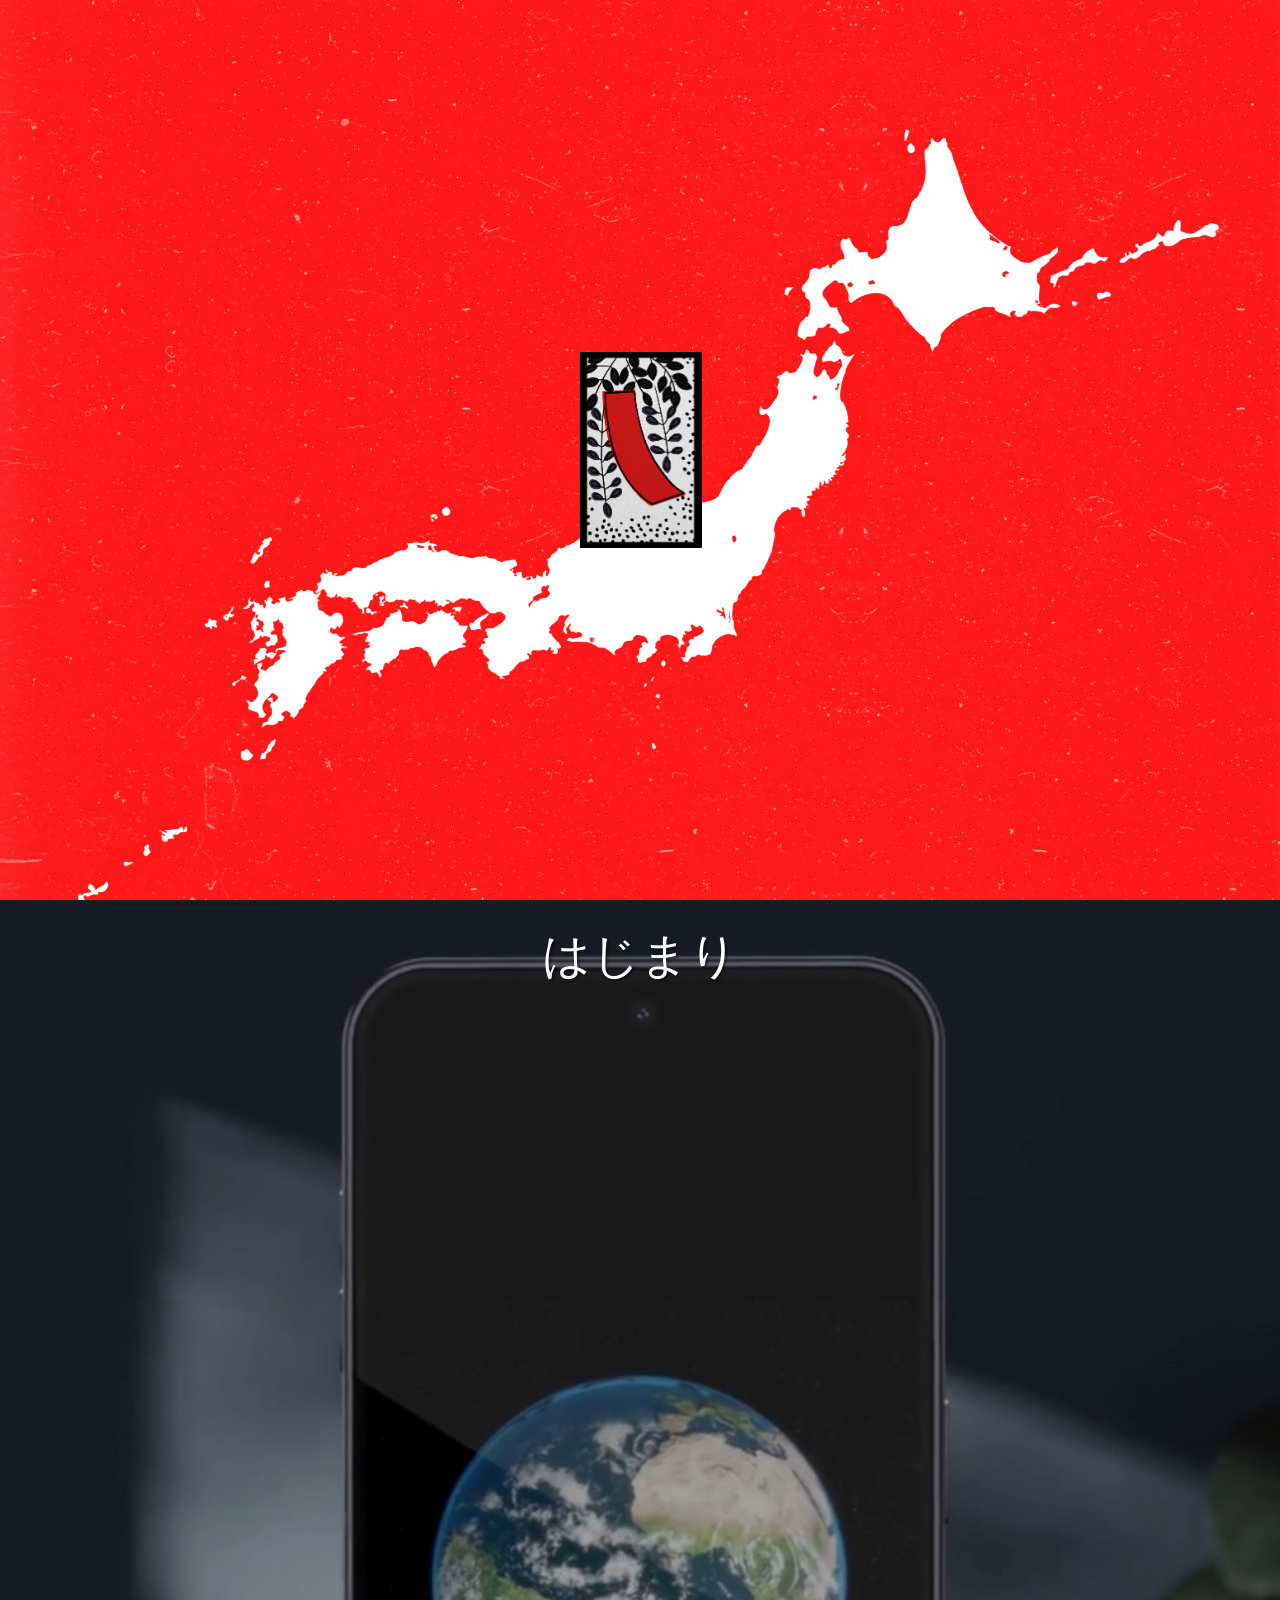
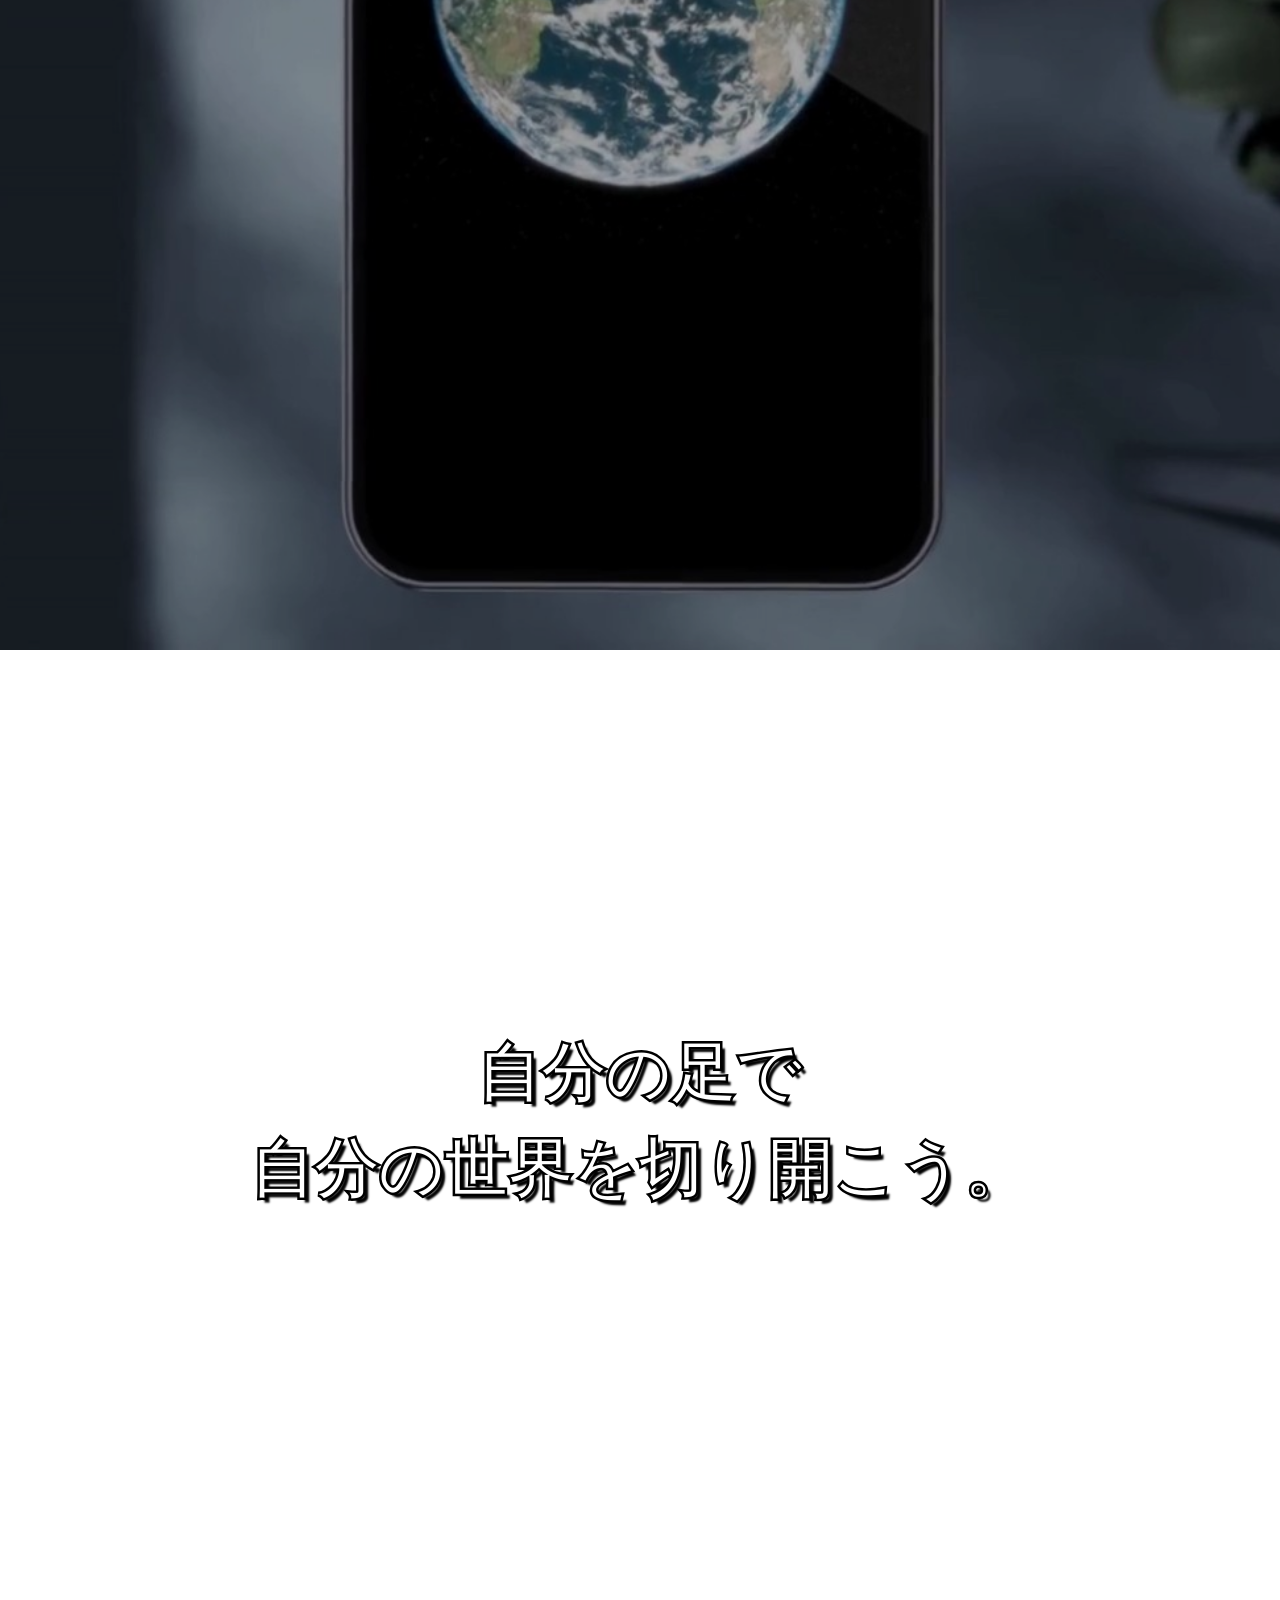
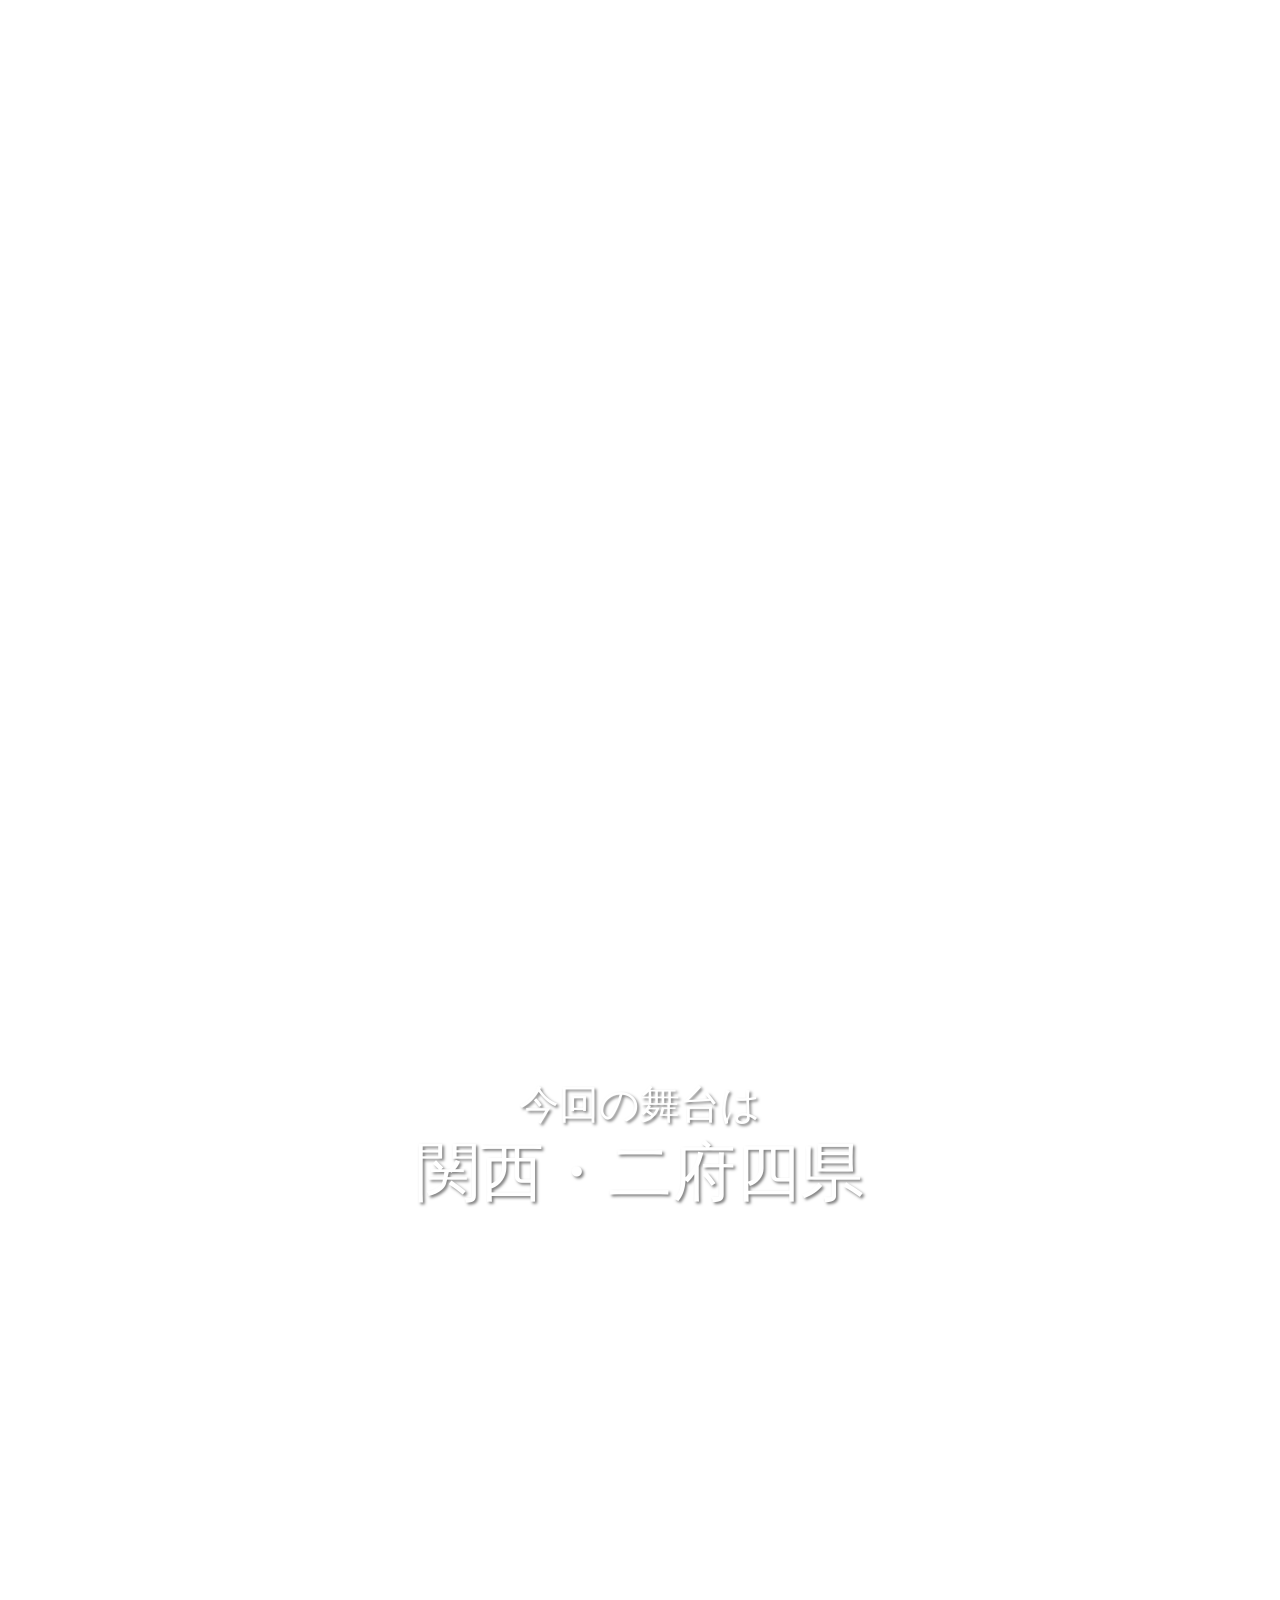
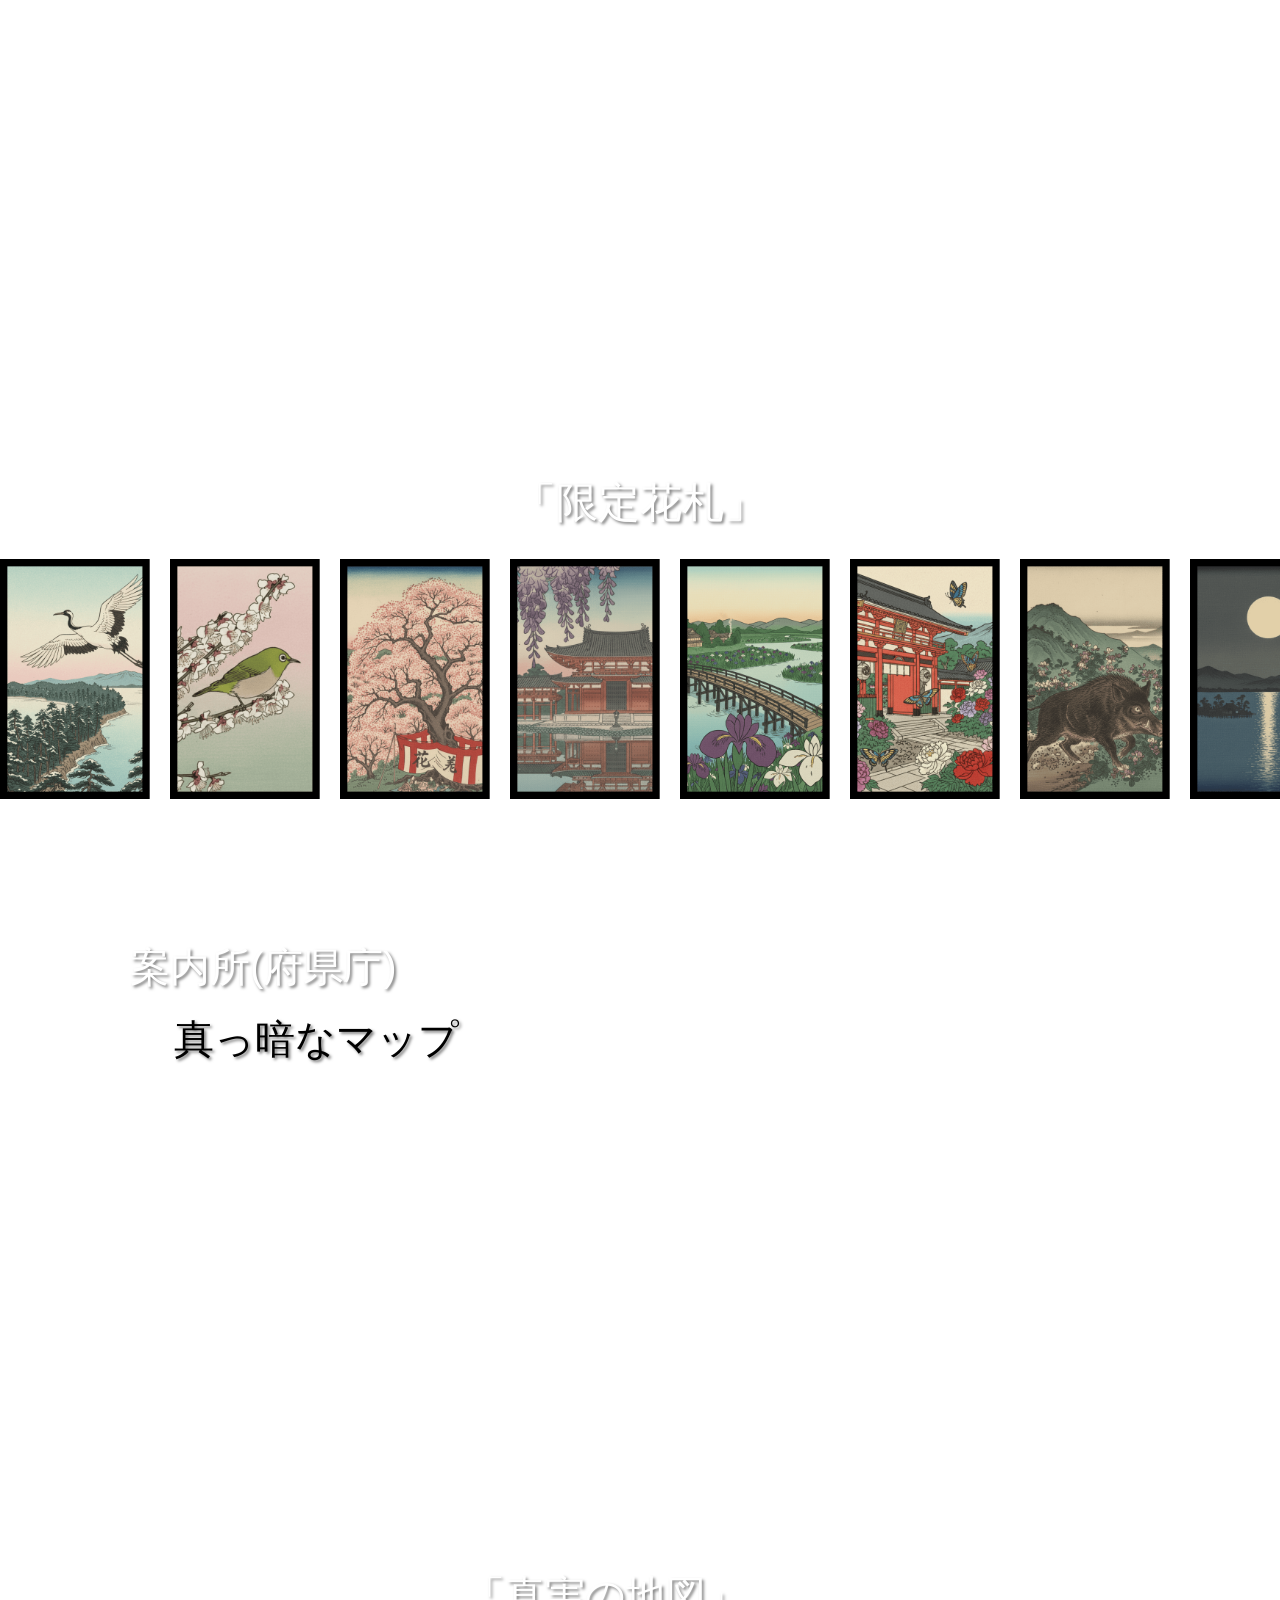
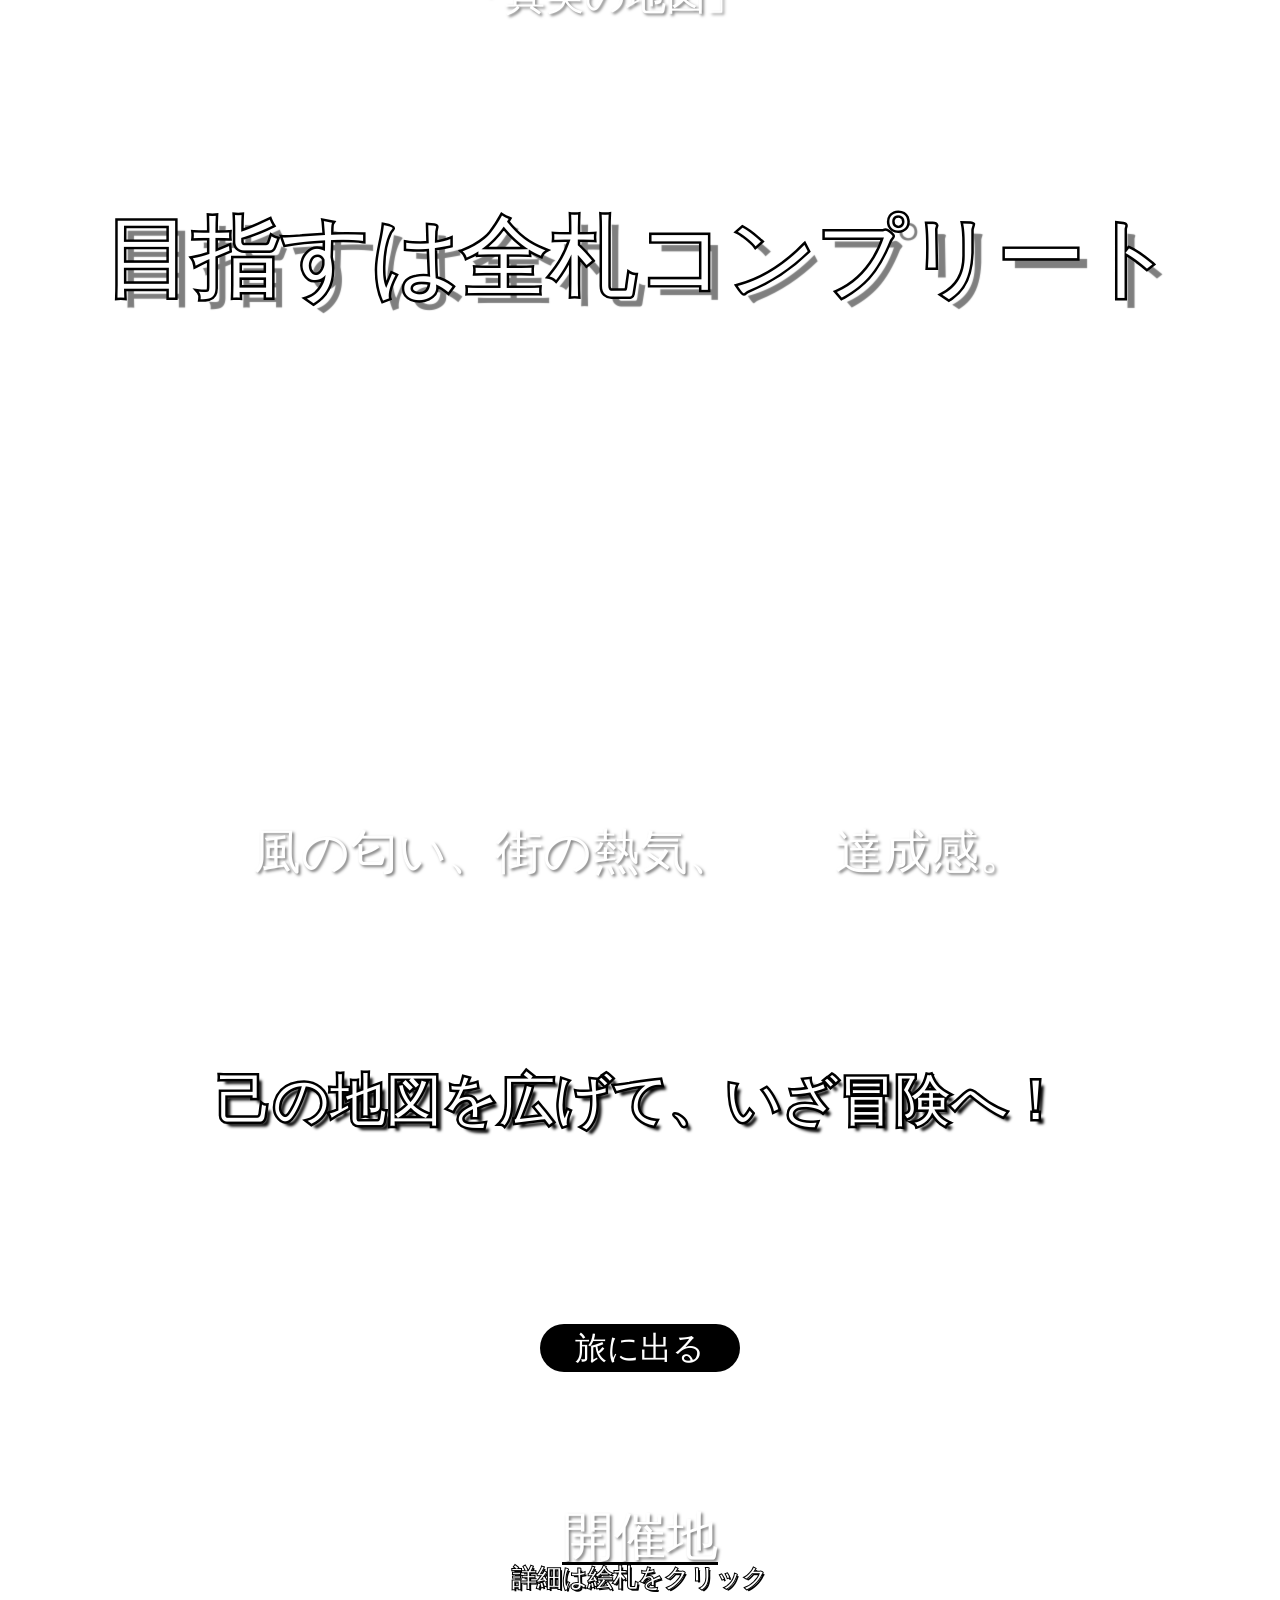
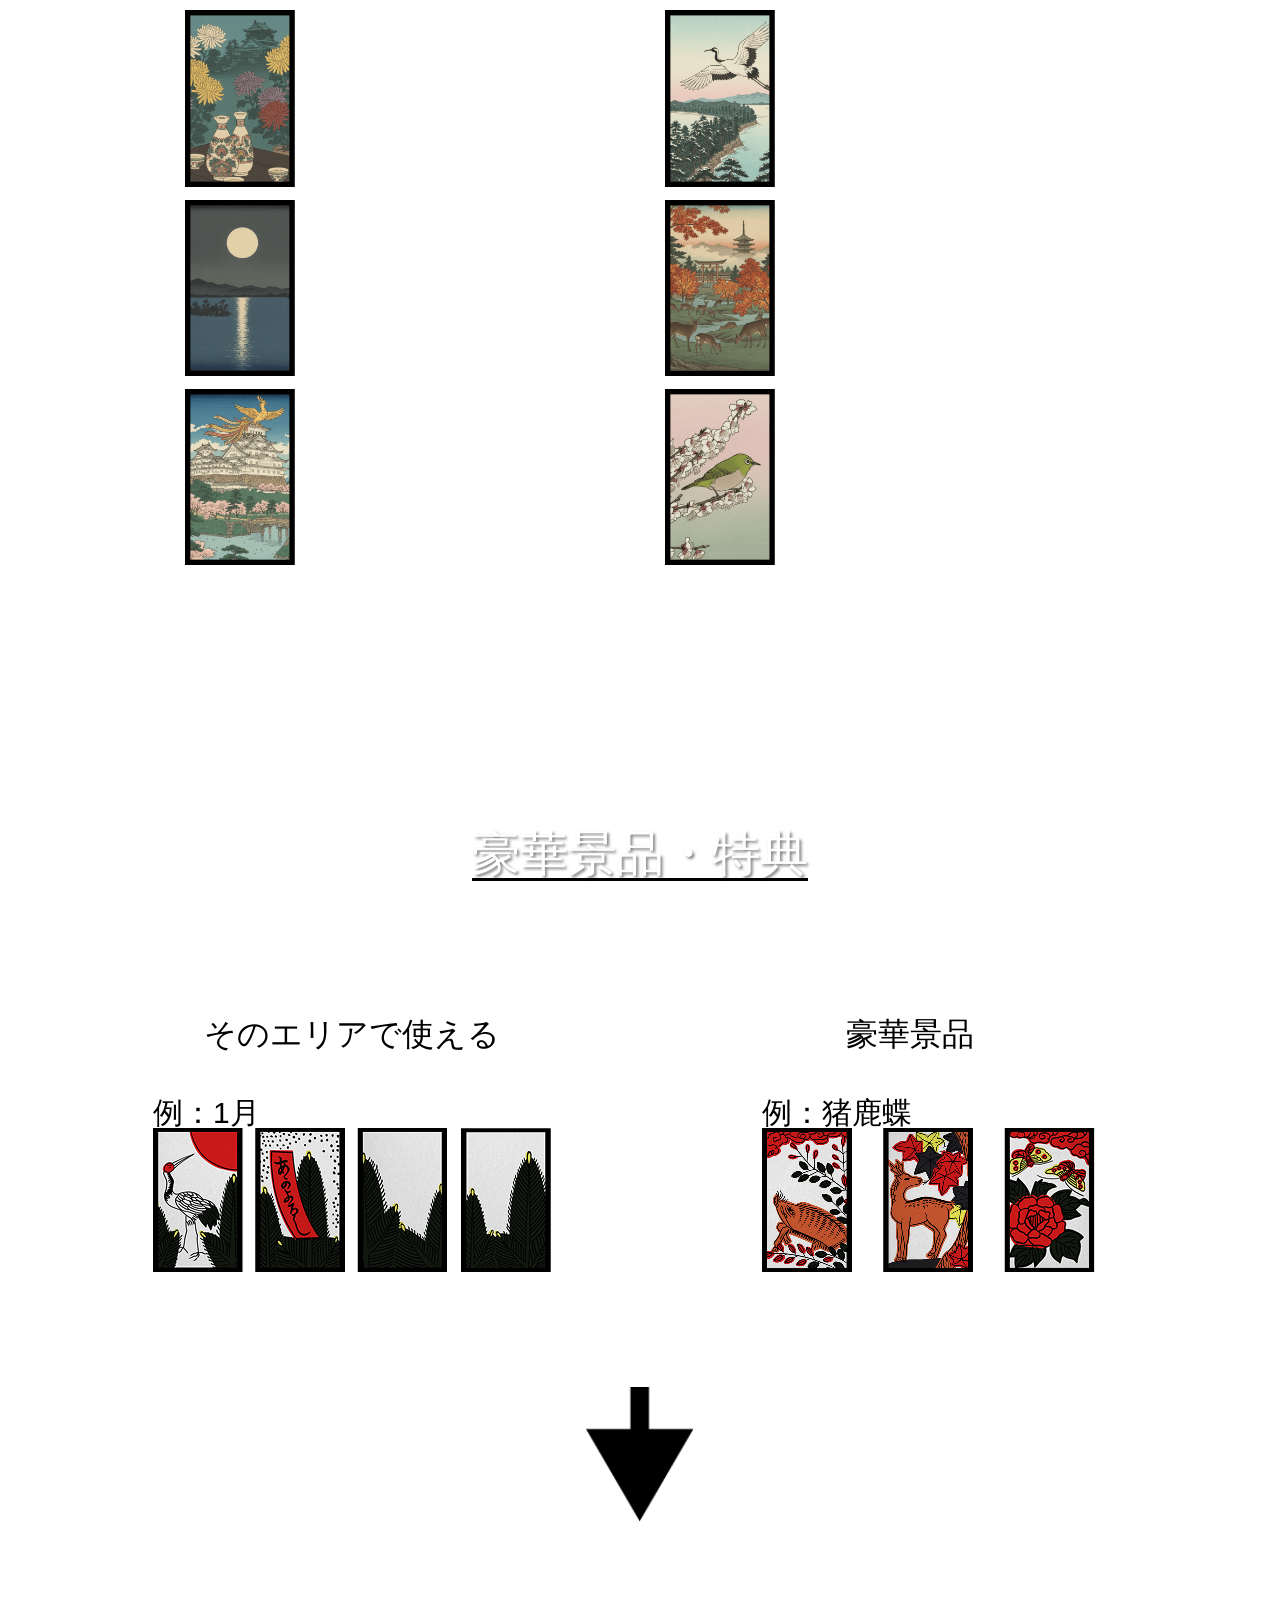
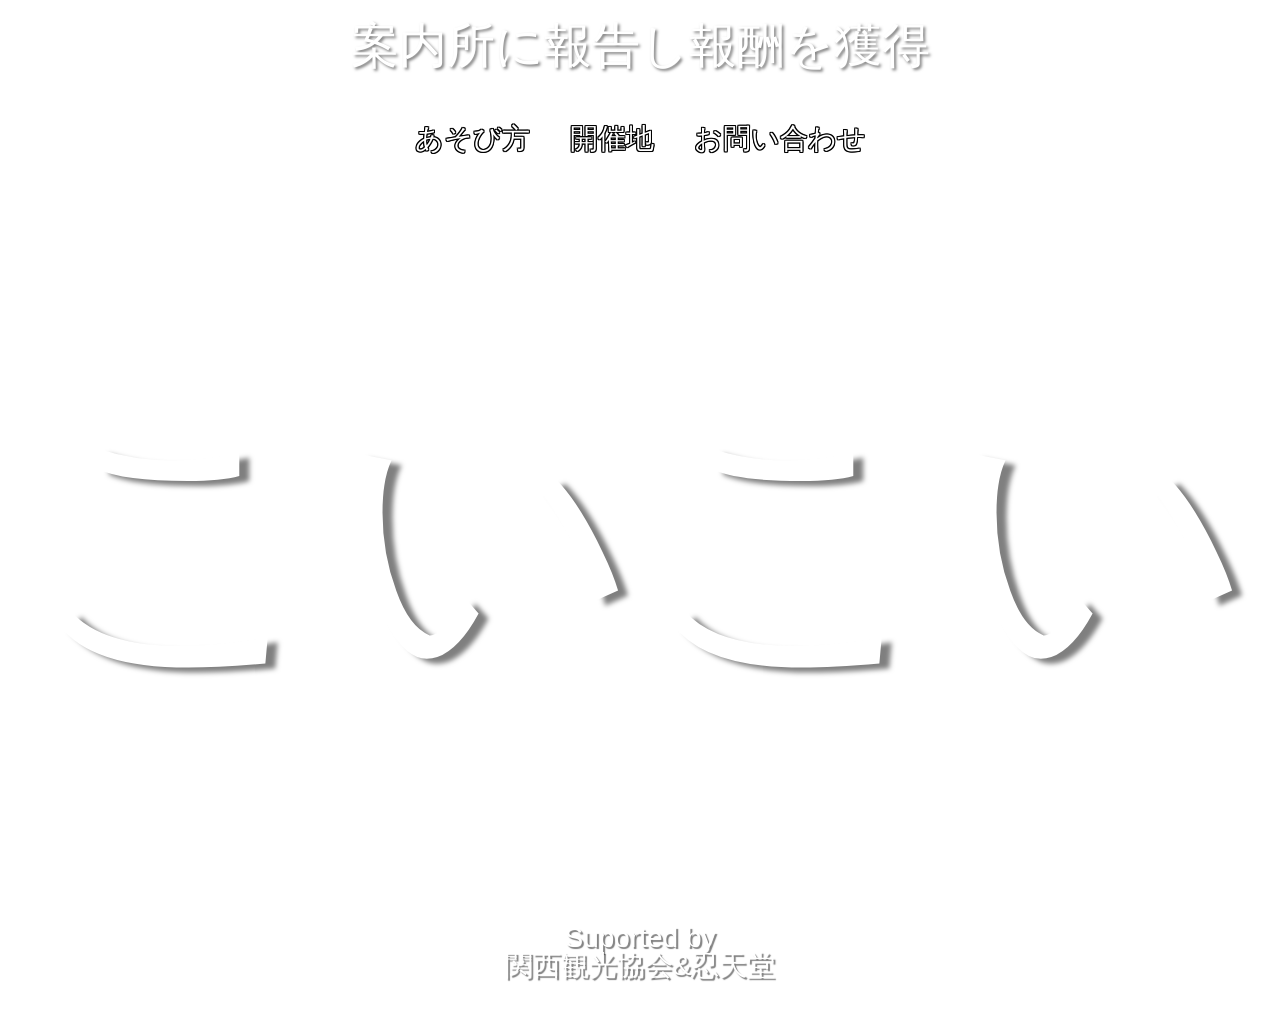
<file: index.html>
<!DOCTYPE html>
<html lang="ja">
<head>
    <meta charset="UTF-8">
	<meta http-equiv="X-UA-Compatible" content="IE=edge">
	<meta name="viewport" content="width=device-width, initial-scale=1.0">
	<title>こいこい | 遊びの地図を広げる</title>
	<meta name="description" content="こいこいイベントのメインページです">
	<!-- cssのリンク -->
	<link rel="stylesheet" href="./css/index.css">
  <!-- jsのリンク -->
  <script src="./js/top-around.js" defer></script>
	<script src="./js/door-open.js" defer></script>
	<script src="./js/add-active.js" defer></script>
	<script src="./js/hamburger.js" defer></script>
	<!-- google fontsのリンク -->
	<!-- Dela Gothic OneとM PLUS 1p -->
	<link rel="preconnect" href="https://fonts.googleapis.com">
	<link rel="preconnect" href="https://fonts.gstatic.com" crossorigin>
	<link href="https://fonts.googleapis.com/css2?family=Dela+Gothic+One&family=M+PLUS+1p:wght@400;500;700;800&display=swap" rel="stylesheet">
</head>
<body>
<!-- ここからヘッダー -->
<header>
<button class="menu-trigger">
	<span></span>
</button>

	<nav class="side-menu">
		<ul class="menu-list">
			<li class="menu-item"><a href="#">はじまり</a></li>
			<li class="menu-item"><a href="./rules.html" target="_blank">あそび方</a></li>
			<li class="menu-item"><a href="#area-link">開催地</a>
				<ul>
					<li><a href="./about_osaka.html" target="_blank">大阪</a></li>
					<li><a href="./about_nara.html" target="_blank">奈良</a></li>
					<li><a href="./about_hyogo.html" target="_blank">兵庫</a></li>
					<li><a href="./about_kyoto.html" target="_blank">京都</a></li>
					<li><a href="./about_wakayama.html" target="_blank">和歌山</a></li>
					<li><a href="./about_shiga.html" target="_blank">滋賀</a></li>
				</ul>
			</li>
			<li class="menu-item"><a href="./contact.html" target="_blank">お問い合わせ</a></li>
	</ul>
	</nav>

	<div class="overlay"></div>

</header>
<!-- ここまでヘッダー -->

<!-- ここからtop -->
    <section class="top stop-here">
			<!-- ここから花札 -->
			<div class="wrap">
				<div class="main-title">
						<h1>こいこい</h1>
						<h2>～遊びの地図を広げる～</h2>
				</div>
			</div>
        
    </section>
		<!-- ここまでtop -->
    <!-- ここから地球 -->
    <section class="intro-earth">
			<video autoplay muted playsinline poster="./img/earth-backup.jpg" class="video-bg">
				<source src="./img/earth.mp4" type="video/mp4">
			</video>
			<div class="earth-text">
				<h3>はじまり</h3>
				<div class="earth-text-first">
					<p>スマホを開けば<br>指先ひとつで世界が見える。</p>
				</div>
				<div class="earth-text-second">
					<p>そんな便利な時代</p>
				</div>
				<div class="earth-text-third">
					<p>でも、その画面に広がる地図は本当に<br><span>「あなたの地図」ですか？</span></p>
				</div>
			</div>
    </section>
		<!-- ここまで地球 -->
		<!-- ここから門 -->
			<div class="section-wrapper">
				<div class="reveal-container">
				<div class="text-overlay">
					<p class="sliding-text">誰かが作った便利なルートを辿るだけの旅は<br>もうおしまい。</p>
				</div>
					<div class="side left"></div>
					<div class="side right"></div>
					<div class="content-under">
						<p>既製品の地図なんて捨てて<br><span>自分の足で<br>自分の世界を切り開こう。</span></p>
					</div>
				</div>
			</div>
		<!-- ここからイベント内容 -->
		<section class="event">
    <div class="event-map">
      <h3>今回の舞台は<br><span>関西・二府四県</span></h3>
    </div>

		<!-- ここからスライダー -->
    <div class="event-origin">
    	<div class="event-origin-text">
      	<p>各地にちりばめられた<br>その土地にしかない<br><span>「限定花札」</span></p>      
      </div>
    	<div class="event-img-slider">
				<ul class="slider-inner">
					<li>
					<img src="./img/Original_small/0101.png" alt="" aria-hidden="true">
					</li>
					<li>
					<img src="./img/Original_small/0201.png" alt="" aria-hidden="true">
					</li>
					<li>
					<img src="./img/Original_small/0301.png" alt="" aria-hidden="true">
					</li>
					<li>
					<img src="./img/Original_small/0401.png" alt="" aria-hidden="true">
					</li>
					<li>
					<img src="./img/Original_small/0501.png" alt="" aria-hidden="true">
					</li>
					<li>
					<img src="./img/Original_small/0601.png" alt="" aria-hidden="true">
					</li>
					<li>
					<img src="./img/Original_small/0701.png" alt="" aria-hidden="true">
					</li>
					<li>
					<img src="./img/Original_small/0801.png" alt="" aria-hidden="true">
					</li>
					<li>
					<img src="./img/Original_small/0901.png" alt="" aria-hidden="true">
					</li>
					<li>
					<img src="./img/Original_small/1001.png" alt="" aria-hidden="true">
					</li>
					<li>
					<img src="./img/Original_small/1101.png" alt="" aria-hidden="true">
					</li>
					<li>
					<img src="./img/Original_small/1201.png" alt="" aria-hidden="true">
					</li>
					<li>
					<img src="./img/Original_small/0101.png" alt="" aria-hidden="true">
					</li>
					<li>
					<img src="./img/Original_small/0201.png" alt="" aria-hidden="true">
					</li>
					<li>
					<img src="./img/Original_small/0301.png" alt="" aria-hidden="true">
					</li>
					<li>
					<img src="./img/Original_small/0401.png" alt="" aria-hidden="true">
					</li>
					<li>
					<img src="./img/Original_small/0501.png" alt="" aria-hidden="true">
					</li>
					<li>
					<img src="./img/Original_small/0601.png" alt="" aria-hidden="true">
					</li>				
					<li>
					<img src="./img/Original_small/0701.png" alt="" aria-hidden="true">
					</li>
					<li>
					<img src="./img/Original_small/0801.png" alt="" aria-hidden="true">
					</li>
					<li>
					<img src="./img/Original_small/0901.png" alt="" aria-hidden="true">
					</li>
					<li>
					<img src="./img/Original_small/1001.png" alt="" aria-hidden="true">
					</li>
					<li>
					<img src="./img/Original_small/1101.png" alt="" aria-hidden="true">
					</li>
					<li>
					<img src="./img/Original_small/1201.png" alt="" aria-hidden="true">
					</li>
				</ul>							
    	</div>

<!-- ここからイベントのイントロ -->
			<div class="event-intro">
				<div class="intro-inner">
				<div class="intro-first">
					<p><span>案内所(府県庁)</span>で手に入れた<br><span class="intro-black">真っ暗なマップ</span>を携え</p>
				</div>
				<div class="intro-second">
					<p>一歩、また一歩と踏み出すごとに</p>
					<p>霧が晴れ、道が生まれ<br>あなただけの<span>「真実の地図」</span>が色づき始める。</p>
				</div>
				</div>
				<div class="event-complete">
					<p><span>目指すは全札コンプリート</span></p>
				</div>
				
			</div>
		</div>
<!-- イベントラスト導入 -->
		<div class="event-last">
			<div class="last-first">
				<p>札を集め、役を揃え、その土地の恩恵を味わえ。</p>
			</div>
			<div class="last-second">
				<p>待っているのは、画面の中にはない<br><span>風の匂い、街の熱気、</span>そして<span>達成感。</span></p>
			</div>
			<div class="last-third">
				<p><span>己の地図を広げて、いざ冒険へ！</span></p>
			</div>
			<div class="link-button-area">
				<a href="./rules.html" class="link-button"><span>旅に出る</span></a>
			</div>
  	</div>
	</section>
    
    <!-- ここから開催地紹介 -->
  	<section id="area-link" class="area">
			<div class="area-title">
				<h3>開催地</h3>
			</div>
			<div class="click-announcement">
				<p>詳細は絵札をクリック</p>
			</div>
		<ul>
				<li>
					<a href="./about_osaka.html" target="_blank">
				<img src="./img/Original_small/0901.png" alt="天下の台所">
					</a>
					<div class="area-text">
						<div class="area-text-title">
								<h4>大阪府</h4>
								<p>Osaka Prefecture</p>
						</div>
						<div class="area-text-season">
								<p>獲得札<span>5月・9月</span></p>
						</div>
					</div>
				</li>
				<li>
					<a href="./about_kyoto.html" target="_blank">
				<img src="./img/Original_small/0101.png" alt="天橋立">
					</a>
					<div class="area-text">
						<div class="area-text-title">
								<h4>京都府</h4>
								<p>Kyoto Prefecture</p>
						</div>
						<div class="area-text-season">
								<p>獲得札<span>1月・4月</span></p>
						</div>
					</div>
				</li>
				<li>
					<a href="./about_shiga.html" target="_blank">
				<img src="./img/Original_small/0801.png" alt="琵琶湖">
					</a>
					<div class="area-text">
						<div class="area-text-title">
								<h4>滋賀県</h4>
								<p>Shiga Prefecture</p>
						</div>
						<div class="area-text-season">
								<p>獲得札<span>6月・8月</span></p>
						</div>
					</div>
				</li>
				<li>
					<a href="./about_nara.html" target="_blank">
				<img src="./img/Original_small/1001.png" alt="奈良公園">
					</a>
					<div class="area-text">
								<div class="area-text-title">
										<h4>奈良県</h4>
										<p>Nara Prefecture</p>
								</div>
								<div class="area-text-season">
										<p>獲得札<span>3月・10月</span></p>
								</div>
					</div>
				</li>
				<li>
					<a href="./about_hyogo.html" target="_blank">
				<img src="./img/Original_small/1201.png" alt="姫路城">
					</a>
					<div class="area-text">
							<div class="area-text-title">
								<h4>兵庫県</h4>
								<p>Hyogo Prefecture</p>
							</div>
							<div class="area-text-season">
								<p>獲得札<span>7月・12月</span></p>
							</div>
					</div>
				</li>
				<li>
					<a href="./about_wakayama.html" target="_blank">
				<img src="./img/Original_small/0201.png" alt="ウグイス">
					</a>
					<div class="area-text">
								<div class="area-text-title">
										<h4>和歌山県</h4>
										<p>Wakayama Prefecture</p>
								</div>
								<div class="area-text-season">
										
										<p>獲得札<span>2月・11月</span></p>
								</div>
					</div>
				</li>
		</ul>
    </section>

    <!-- ここから特典紹介 -->
    <section class="present">
        <h3>豪華景品・特典</h3>
        <div class="present-inner">
            <div class="month">
                <div class="month-text">
                    <p>
                        月揃えで<br><span>そのエリアで使える</span><br>特典をプレゼント
                    </p>
                </div>
                <div class="present-img">
                    <p>例：1月</p>
                    <img src="./img/month.png" alt="月揃え">
                </div>
            </div>
            <div class="role">
                <div class="role-text">
                    <p>
                        役揃えで<br><span>豪華景品</span>を<br>プレゼント
                    </p>
                </div>
                <div class="present-img">
                    <p>例：猪鹿蝶</p>
                    <img src="./img/role.png" alt="役揃え">
                </div>
            </div>
        </div>
        <div class="arrow">
            <img src="./img/Arrow.png" alt="下向き矢印">
        </div>
        <div class="get-text">
            <p>案内所に報告し報酬を獲得</p>
        </div>
    </section>

    <!-- ここからフッター -->
    <footer class="footer">
        <nav class="footer-site-menu site-menu">
            <ul>
                <li><a href="./rules.html" target="_blank">あそび方</a></li>
                <li><a href="#area-link">開催地</a></li>
                <li><a href="./contact.html" target="_blank">お問い合わせ</a></li>
            </ul>
        </nav>
        <a href="./index.html" class="footer-logo">こいこい</a>
        <p class="footer-support">Suported by
            <br>関西観光協会&忍天堂</p>
    </footer>
</body>
</html>
</file>
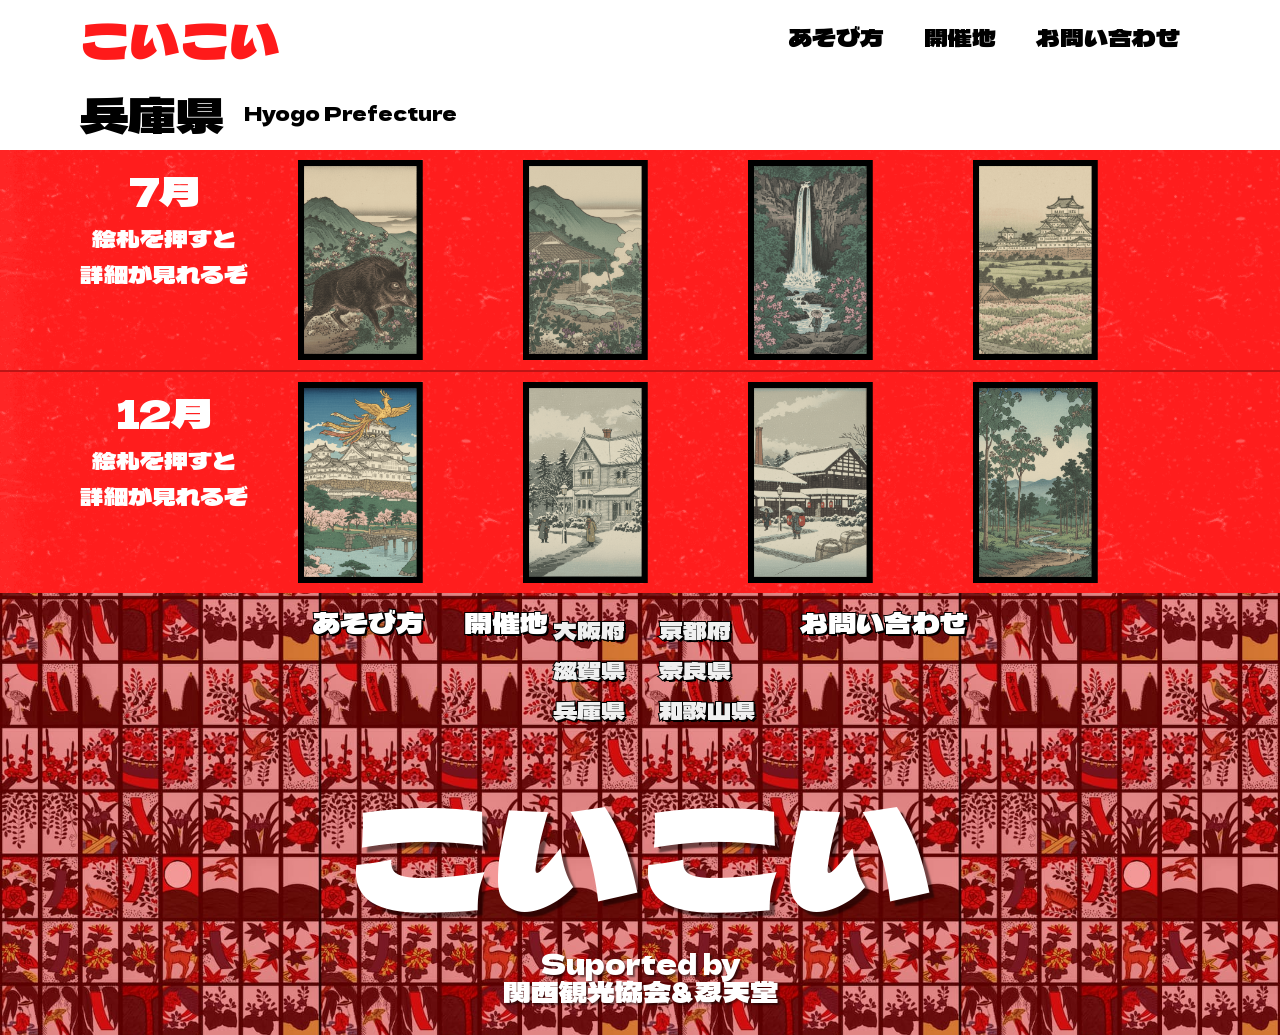
<file: about_hyogo.html>
<!DOCTYPE html>
<html lang="ja">
<head>
	<meta charset="UTF-8">
	<meta http-equiv="X-UA-Compatible" content="IE=edge">
	<meta name="viewport" content="width=device-width, initial-scale=1.0">
	<title>兵庫県・開催地 | こいこい</title>
	<meta name="description" content="こいこいイベントの開催地の兵庫県のページです">
	<!-- cssのリンク -->
	<link rel="stylesheet" href="./css/about.css">
	<link rel="stylesheet" href="./css/common.css">
	<!-- jsのリンク -->
	<script src="./js/click_select.js" defer></script>
	<script src="./js/menu.js" defer></script>
	<!-- google fontsのリンク -->
	<!-- Dela Gothic OneとM PLUS 1p -->
	<link rel="preconnect" href="https://fonts.googleapis.com">
	<link rel="preconnect" href="https://fonts.gstatic.com" crossorigin>
	<link href="https://fonts.googleapis.com/css2?family=Yuji+Syuku&family=Dela+Gothic+One&family=M+PLUS+1p:wght@400;500;700;800&display=swap" rel="stylesheet">
</head>
<body>

	<!-- headerここから -->
	<header>
	  <div class="header-inner">
			<a href="./index.html" class="header-logo">
			こいこい
			</a>
			<div class="header-site-menu">
				<nav class="site-menu">
					<ul>
						<li><a href="./rules.html"target="_blank">あそび方</a></li>
						<li class="nav-item">
							<a href="">開催地</a>
								<ul class="dropdown">
								<li><a href="./about_osaka.html">大阪府</a></li>
								<li><a href="./about_kyoto.html">京都府</a></li>
								<li><a href="./about_shiga.html">滋賀県</a></li>
								<li><a href="./about_nara.html">奈良県</a></li>
								<li><a href="./about_hyogo.html">兵庫県</a></li>
								<li><a href="./about_wakayama.html">和歌山県</a></li>
								</ul>
						</li>
						<li><a href="./contact.html"target="_blank">お問い合わせ</a></li>
					</ul>
				</nav>
		  </div>
	  </div>
	</header>
<!-- headerここまで -->

<main class="main">
	<div class="area-about">
		<div class="kansai">
			<h1>兵庫県</h1>
			<h2>Hyogo Prefecture</h2>
		</div>
		<!-- 一つ目セクション -->
		<section class="first-month">
			<!-- ここから1枚目 -->
			<div class="select-detail">
				<div class="select-img">
					<img src="./img/hyogo/0701_tanba.webp" alt="丹波篠山" class="img-1">
					<img src="./img/Original_small/0701.png" alt="丹波の萩に猪" class="img-2">
				</div>
				<div class="select-about">
					<div class="select-about-inner">
						<h3>丹波の萩に猪</h3>
						<p>風景：丹波篠山の山裾に咲き乱れる野萩と野生の猪。</p>
						<p>解説：花札の定番「猪鹿蝶」の猪を、名物「ぼたん鍋」で知られる丹波地方の象徴として描写。兵庫の豊かな山の幸と力強さを表現します。</p>
					</div>
				</div>
			</div>

			<!-- ここから2枚目 -->
			<div class="select-detail">
				<div class="select-img">
					<img src="./img/hyogo/0702_arima.jpg" alt="有馬温泉" class="img-1">
					<img src="./img/Original_small/0702.png" alt="有馬温泉の萩に短冊" class="img-2">
				</div>
				<div class="select-about">
					<div class="select-about-inner">
						<h3>有馬温泉の萩に短冊</h3>
						<p>風景：日本最古の温泉・有馬の湯本坂や六甲川沿いに揺れる萩。</p>
						<p>解説：鉄分を含んだ褐色の「金泉」をイメージした背景に、風情ある温泉街の萩を重ね、和歌に詠まれるような歴史的情緒を演出します。</p>
					</div>
				</div>
			</div>

			<!-- ここから3枚目 -->
			<div class="select-detail">
				<div class="select-img">
					<img src="./img/hyogo/0703_nunohiki.jpeg" alt="布引の滝" class="img-1">
					<img src="./img/Original_small/0703.png" alt="神戸布引の滝と萩" class="img-2">
				</div>
				<div class="select-about">
					<div class="select-about-inner">
						<h3>神戸布引の滝と萩</h3>
						<p>風景：日本三大神滝の一つ「布引の滝」の白い飛沫と、岩肌に自生する萩。</p>
						<p>解説：神戸という都市のすぐ背後に峻烈な自然が広がる兵庫特有の地形を表現。水の白と萩の紫のコントラストが特徴です。</p>
					</div>
				</div>
			</div>

			<!-- ここから4枚目 -->
			<div class="select-detail">
				<div class="select-img">
					<img src="./img/hyogo/0704_harima.jpeg" alt="播磨平野" class="img-1">
					<img src="./img/Original_small/0704.png" alt="播磨平野の萩" class="img-2">
				</div>
				<div class="select-about">
					<div class="select-about-inner">
						<h3>播磨平野の萩</h3>
						<p>風景：広大な播州平野の野道にどこまでも続く萩の茂み。</p>
						<p>解説：山地だけでなく、穏やかな平野部も併せ持つ兵庫の奥行きを表現。夕暮れ時のシルエットとして描きます。</p>
					</div>
				</div>
			</div>
			<!-- ここからナビ -->
			<div class="hanafuda">
				<div class="hanafuda-inner">
				<div class="hanafuda-content">
					<div class="hanafuda-note">
					<h3>7月</h3>
					<p>絵札を押すと<br>詳細が見れるぞ</p>
					</div>
					<div class="hanafuda-nav">

						<img src="./img/Original_small/0701.png" alt="一つ目の7月の花札" onclick="showDetail(0)" class="hanafuda-img">

						<img src="./img/Original_small/0702.png" alt="二つ目の7月の花札" onclick="showDetail(1)" class="hanafuda-img">

						<img src="./img/Original_small/0703.png" alt="三つ目の7月の花札" onclick="showDetail(2)" class="hanafuda-img">

						<img src="./img/Original_small/0704.png" alt="四つ目の7月の花札" onclick="showDetail(3)" class="hanafuda-img">
					</div>
				</div>  
			</div>
			</div>
		</section>


		<!-- 二つ目セクション -->
		<section class="second-month">
			<!-- ここから1枚目 -->
			<div class="select-detail">
				<div class="select-img">
					<img src="./img/hyogo/1201_himejijyo.jpg" alt="姫路城" class="img-1">
					<img src="./img/Original_small/1201.png" alt="姫路城に鳳凰" class="img-2">
				</div>
				<div class="select-about">
					<div class="select-about-inner">
						<h3>姫路城に鳳凰</h3>
						<p>風景：雪化粧をした世界遺産・姫路城の大天守と、空を舞う神々しい鳳凰。</p>
						<p>解説：別名「白鷺城」の美しさを、桐札の象徴である「鳳凰」に見立てた、関西版花札のフィナーレを飾る最も豪華な一枚です。</p>
					</div>
				</div>
			</div>

			<!-- ここから2枚目 -->
			<div class="select-detail">
				<div class="select-img">
					<img src="./img/hyogo/1202_ijinkan.jpeg" alt="異人館" class="img-1">
					<img src="./img/Original_small/1202.png" alt="異人館の冬" class="img-2">
				</div>
				<div class="select-about">
					<div class="select-about-inner">
						<h3>異人館の冬</h3>
						<p>風景：神戸・北野異人館街のレンガ造りの洋館と、冬の澄んだ空気。</p>
						<p>解説：和の桐札の中に「洋」の風景を織り交ぜることで、港町・神戸を擁する兵庫らしさとハイカラな文化を表現します。</p>
					</div>
				</div>
			</div>

			<!-- ここから3枚目 -->
			<div class="select-detail">
				<div class="select-img">
					<img src="./img/hyogo/1203_nadagogou.jpg" alt="灘五郷" class="img-1">
					<img src="./img/Original_small/1203.png" alt="灘五郷の酒蔵の冬" class="img-2">
				</div>
				<div class="select-about">
					<div class="select-about-inner">
						<h3>灘五郷の酒蔵の冬</h3>
						<p>風景：日本一の酒どころ・灘の酒蔵。軒先の新しい杉玉と立ち上る蒸気。</p>
						<p>解説：12月は新酒の季節。兵庫が誇る伝統産業と、職人の技への敬意を込めた冬の情景です。</p>
					</div>
				</div>
			</div>

			<!-- ここから4枚目 -->
			<div class="select-detail">
				<div class="select-img">
					<img src="./img/hyogo/1204_kiri.jpg" alt="桐林" class="img-1">
					<img src="./img/Original_small/1204.png" alt="播磨の桐林" class="img-2">
				</div>
				<div class="select-about">
					<div class="select-about-inner">
						<h3>播磨の桐林</h3>
						<p>風景：冬の寒空の下、静かに佇む播磨地方の桐の木。</p>
						<p>解説：伝統的な桐の意匠をストレートに表現しつつ、光札の華やかさを引き立てる静寂を表現します。</p>
					</div>
				</div>
			</div>

			<!-- ここからナビ -->
			<div class="hanafuda">
				<div class="hanafuda-inner">
				<div class="hanafuda-content">
					<div class="hanafuda-note">
					<h3>12月</h3>
					<p>絵札を押すと<br>詳細が見れるぞ</p>
					</div>
					<div class="hanafuda-nav">
					<img src="./img/Original_small/1201.png" alt="一つ目の12月の花札" onclick="showDetail(4)" class="hanafuda-img">
					<img src="./img/Original_small/1202.png" alt="二つ目の12月の花札" onclick="showDetail(5)" class="hanafuda-img">
					<img src="./img/Original_small/1203.png" alt="三つ目の12月の花札" onclick="showDetail(6)" class="hanafuda-img">
					<img src="./img/Original_small/1204.png" alt="四つ目の12月の花札" onclick="showDetail(7)" class="hanafuda-img">
					</div>
				</div>  
			</div>
			</div>

		</section>
		



	</div>

</main>




<!-- footerここから -->
<footer class="footer">
	<nav class="footer-site-menu">
		<ul>
			<li><a href="./rules.html" target="_blank">あそび方</a>
			</li>
			<li class="footer-nav-item">
					<a href="">開催地</a>
						<ul class="footer-dropdown">
						<li><a href="./about_osaka.html">大阪府</a></li>
						<li><a href="./about_kyoto.html">京都府</a></li>
						<li><a href="./about_shiga.html">滋賀県</a></li>
						<li><a href="./about_nara.html">奈良県</a></li>
						<li><a href="./about_hyogo.html">兵庫県</a></li>
						<li><a href="./about_wakayama.html">和歌山県</a></li>
						</ul>
			</li>
			<li><a href="./contact.html"target="_blank">お問い合わせ</a>
			</li>
		</ul>
	</nav>
	<a href="./index.html" class="footer-logo">こいこい</a>
	<p class="footer-support">Suported by
		<br>関西観光協会&忍天堂</p>
</footer>

</body>
</html>
</file>
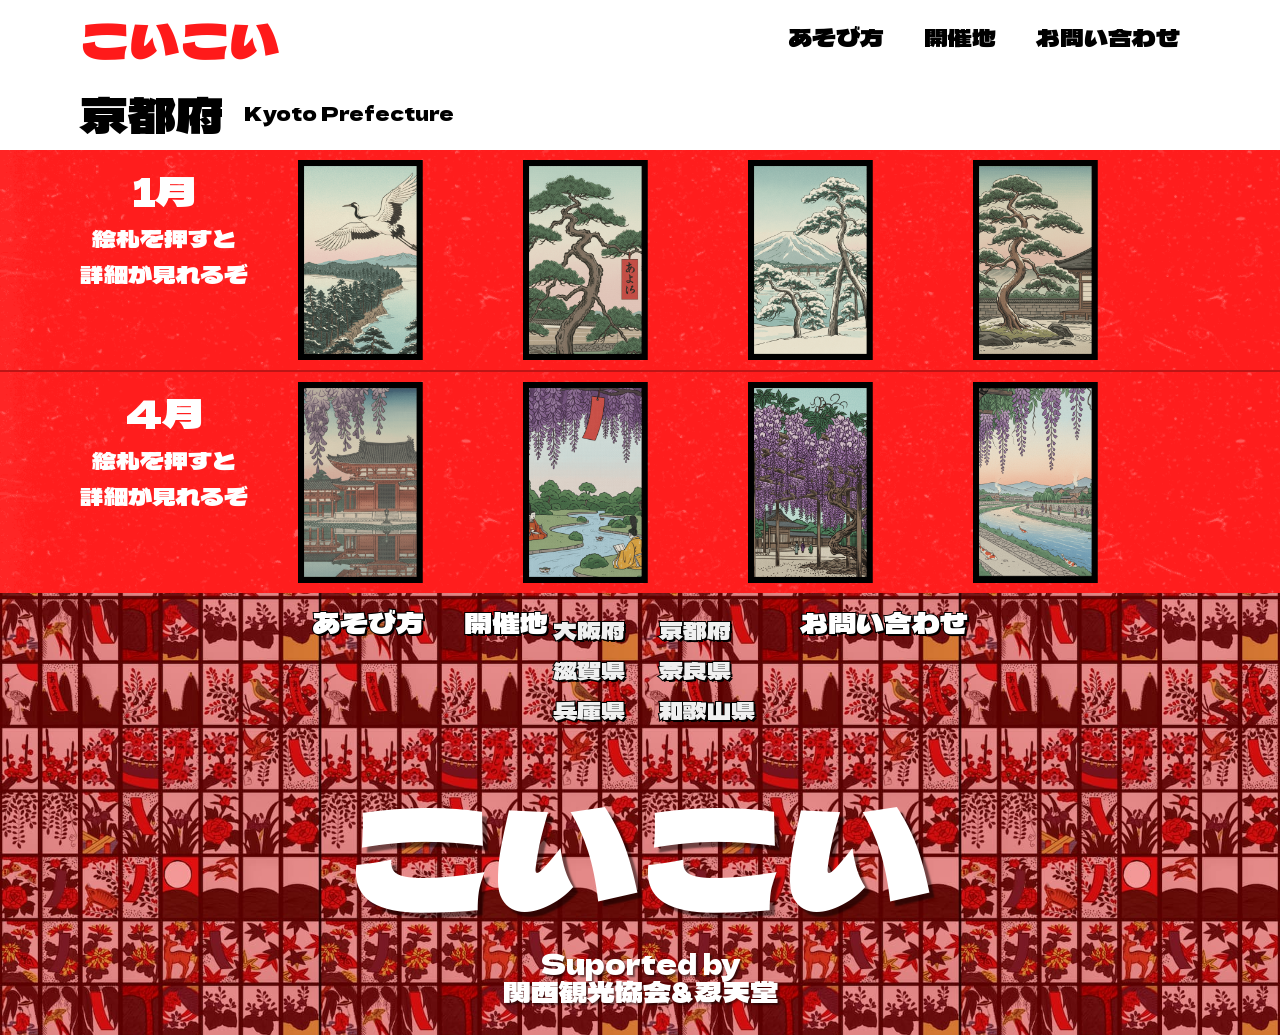
<file: about_kyoto.html>
<!DOCTYPE html>
<html lang="ja">
<head>
	<meta charset="UTF-8">
	<meta http-equiv="X-UA-Compatible" content="IE=edge">
	<meta name="viewport" content="width=device-width, initial-scale=1.0">
	<title>京都府・開催地 | こいこい</title>
	<meta name="description" content="こいこいイベントの開催地の京都府のページです">
	<!-- cssのリンク -->
	<link rel="stylesheet" href="./css/about.css">
	<link rel="stylesheet" href="./css/common.css">
	<!-- jsのリンク -->
	<script src="./js/click_select.js" defer></script>
	<script src="./js/menu.js" defer></script>
	<!-- google fontsのリンク -->
	<!-- Dela Gothic OneとM PLUS 1p -->
	<link rel="preconnect" href="https://fonts.googleapis.com">
	<link rel="preconnect" href="https://fonts.gstatic.com" crossorigin>
	<link href="https://fonts.googleapis.com/css2?family=Yuji+Syuku&family=Dela+Gothic+One&family=M+PLUS+1p:wght@400;500;700;800&display=swap" rel="stylesheet">
</head>
<body>

	<!-- headerここから -->
	<header>
	  <div class="header-inner">
			<a href="./index.html" class="header-logo">
			こいこい
			</a>
			<div class="header-site-menu">
				<nav class="site-menu">
					<ul>
						<li><a href="./rules.html" target="_blank">あそび方</a></li>
						<li class="nav-item">
							<a href="">開催地</a>
								<ul class="dropdown">
								<li><a href="./about_osaka.html">大阪府</a></li>
								<li><a href="./about_kyoto.html">京都府</a></li>
								<li><a href="./about_shiga.html">滋賀県</a></li>
								<li><a href="./about_nara.html">奈良県</a></li>
								<li><a href="./about_hyogo.html">兵庫県</a></li>
								<li><a href="./about_wakayama.html">和歌山県</a></li>
								</ul>
						</li>
						<li><a href="./contact.html" target="_blank">お問い合わせ</a></li>
					</ul>
				</nav>
		  </div>
	  </div>
	</header>
<!-- headerここまで -->

<main class="main">
	<div class="area-about">
		<div class="kansai">
			<h1>京都府</h1>
			<h2>Kyoto Prefecture</h2>
		</div>
		<!-- 一つ目セクション -->
		<section class="first-month">
			<!-- ここから1枚目 -->
			<div class="select-detail">
				<div class="select-img">
					<img src="./img/kyoto/0101_amanohashidate.jpeg" alt="天橋立" class="img-1">
					<img src="./img/Original_small/0101.png" alt="天橋立に舞う鶴" class="img-2">
				</div>
				<div class="select-about">
					<div class="select-about-inner">
						<h3>天橋立に舞う鶴</h3>
						<p>風景：日本三景の一つ、天橋立の松並木を眼下に、空を舞う一羽の鶴。</p>
						<p>解説：伝統的な「松に鶴」を、京都府北部の象徴である天橋立で再現。海の青と松の緑、鶴の白が新年の始まりを祝う、最高格の一枚です。</p>
					</div>
				</div>
			</div>

			<!-- ここから2枚目 -->
			<div class="select-detail">
				<div class="select-img">
					<img src="./img/kyoto/0102_kyotogoshyo.jpeg" alt="京都御所" class="img-1">
					<img src="./img/Original_small/0102.png" alt="御所の松に赤短" class="img-2">
				</div>
				<div class="select-about">
					<div class="select-about-inner">
						<h3>御所の松に赤短</h3>
						<p>風景：京都御所（あるいは二条城）の美しく整えられた名松。</p>
						<p>解説：皇室の歴史を感じさせる気品ある松に、「あかよろし（明らかに素晴らしい）」の赤短を添え、千年の都・京都の雅を表現します。</p>
					</div>
				</div>
			</div>

			<!-- ここから3枚目 -->
			<div class="select-detail">
				<div class="select-img">
					<img src="./img/kyoto/0103_arahiyama.png" alt="嵐山" class="img-1">
					<img src="./img/Original_small/0103.png" alt="嵐山の雪化粧した松" class="img-2">
				</div>
				<div class="select-about">
					<div class="select-about-inner">
						<h3>嵐山の雪化粧した松</h3>
						<p>風景：渡月橋付近や嵐山の山肌に立つ、雪を被った松。</p>
						<p>解説：墨絵のような冬の嵐山を描き、京都の厳しい寒さとその中にある静寂の美しさを表現します。</p>
					</div>
				</div>
			</div>

			<!-- ここから4枚目 -->
			<div class="select-detail">
				<div class="select-img">
					<img src="./img/kyoto/0104_matu.jpeg" alt="1本松" class="img-1">
					<img src="./img/Original_small/0104.png" alt="寺院の庭園にある名木「一本松」" class="img-2">
				</div>
				<div class="select-about">
					<div class="select-about-inner">
						<h3>寺院の庭園にある名木「一本松」</h3>
						<p>風景：善峯寺の「遊龍の松」や金閣寺の「陸舟の松」をイメージした、見事な枝ぶりの一本松。</p>
						<p>解説：京都の寺院文化に欠かせない、庭師の技が光る造形美としての松を切り取ります。</p>
					</div>
				</div>
			</div>

			<!-- ここからナビ -->
			<div class="hanafuda">
				<div class="hanafuda-inner">
				<div class="hanafuda-content">
					<div class="hanafuda-note">
					<h3>1月</h3>
					<p>絵札を押すと<br>詳細が見れるぞ</p>
					</div>
					<div class="hanafuda-nav">

					<img src="./img/Original_small/0101.png" alt="一つ目の1月の花札" onclick="showDetail(0)" class="hanafuda-img">

					<img src="./img/Original_small/0102.png" alt="二つ目の1月の花札" onclick="showDetail(1)" class="hanafuda-img">

					<img src="./img/Original_small/0103.png" alt="三つ目の1月の花札" onclick="showDetail(2)" class="hanafuda-img">

					<img src="./img/Original_small/0104.png" alt="四つ目の1月の花札" onclick="showDetail(3)" class="hanafuda-img">
					</div>
				</div>  
			</div>
			</div>
		</section>


		<!-- 二つ目セクション -->
		<section class="second-month">
			<!-- ここから1枚目 -->
			<div class="select-detail">
				<div class="select-img">
					<img src="./img/kyoto/0401_byodoin.jpg" alt="平等院" class="img-1">
					<img src="./img/Original_small/0401.png" alt="平等院の藤にホトトギス" class="img-2">
				</div>
				<div class="select-about">
					<div class="select-about-inner">
						<h3>平等院の藤にホトトギス</h3>
						<p>風景：宇治・平等院鳳凰堂を背景に、長く垂れ下がった藤の花と、その間を飛ぶホトトギス。</p>
						<p>解説：10円玉のデザインでも有名な鳳凰堂と、藤の名所である宇治を組み合わせ。平安貴族が愛した色彩豊かな春を表現します。</p>
					</div>
				</div>
			</div>

			<!-- ここから2枚目 -->
			<div class="select-detail">
				<div class="select-img">
					<img src="./img/kyoto/0402_kyokusui.png" alt="城南宮" class="img-1">
					<img src="./img/Original_small/0402.png" alt="城南宮の藤に短冊" class="img-2">
				</div>
				<div class="select-about">
					<div class="select-about-inner">
						<h3>城南宮の藤に短冊</h3>
						<p>風景：「曲水の宴」で知られる城南宮の、降り注ぐような藤棚。</p>
						<p>解説：源氏物語ゆかりの地。神苑に咲き誇る藤に短冊を添え、古典文学の世界へ誘うような優雅さを演出します。</p>
					</div>
				</div>
			</div>

			<!-- ここから3枚目 -->
			<div class="select-detail">
				<div class="select-img">
					<img src="./img/kyoto/0403_sainokami.jpg" alt="才ノ神" class="img-1">
					<img src="./img/Original_small/0403.png" alt="才ノ神の藤" class="img-2">
				</div>
				<div class="select-about">
					<div class="select-about-inner">
						<h3>才ノ神の藤</h3>
						<p>風景：福知山市にある推定樹齢2000年の巨大な自然の藤。</p>
						<p>解説：市街地の洗練された藤とは対照的な、京都府北部の力強く野生的な藤の生命力を表現します。</p>
					</div>
				</div>
			</div>

			<!-- ここから4枚目 -->
			<div class="select-detail">
				<div class="select-img">
					<img src="./img/kyoto/0404_kamogawa.png" alt="鴨川" class="img-1">
					<img src="./img/Original_small/0404.png" alt="鴨川沿いの藤" class="img-2">
				</div>
				<div class="select-about">
					<div class="select-about-inner">
						<h3>鴨川沿いの藤</h3>
						<p>風景：春の鴨川の等間隔に並ぶカップルや散策路の傍らに咲く藤。</p>
						<p>解説：京都の人々の日常に溶け込む藤の風景。等間隔の川床や水面のきらめきを背景に添えます。</p>
					</div>
				</div>
			</div>

			<!-- ここからナビ -->
			<div class="hanafuda">
				<div class="hanafuda-inner">
				<div class="hanafuda-content">
					<div class="hanafuda-note">
					<h3>4月</h3>
					<p>絵札を押すと<br>詳細が見れるぞ</p>
					</div>
					<div class="hanafuda-nav">
					<img src="./img/Original_small/0401.png" alt="一つ目の4月の花札" onclick="showDetail(4)" class="hanafuda-img">
					<img src="./img/Original_small/0402.png" alt="二つ目の4月の花札" onclick="showDetail(5)" class="hanafuda-img">
					<img src="./img/Original_small/0403.png" alt="三つ目の4月の花札" onclick="showDetail(6)" class="hanafuda-img">
					<img src="./img/Original_small/0404.png" alt="四つ目の4月の花札" onclick="showDetail(7)" class="hanafuda-img">
					</div>
				</div>  
			</div>
			</div>

		</section>
		



	</div>

</main>




<!-- footerここから -->
<footer class="footer">
	<nav class="footer-site-menu site-menu">
		<ul>
			<li><a href="./rules.html" target="_blank">あそび方</a></li>
			<li class="footer-nav-item">
				<a href="">開催地</a>
					<ul class="footer-dropdown">
					<li><a href="./about_osaka.html">大阪府</a></li>
					<li><a href="./about_kyoto.html">京都府</a></li>
					<li><a href="./about_shiga.html">滋賀県</a></li>
					<li><a href="./about_nara.html">奈良県</a></li>
					<li><a href="./about_hyogo.html">兵庫県</a></li>
					<li><a href="./about_wakayama.html">和歌山県</a></li>
					</ul>
		</li>
			<li><a href="./contact.html" target="_blank">お問い合わせ</a></li>
		</ul>
	</nav>
	<a href="./index.html" class="footer-logo">こいこい</a>
	<p class="footer-support">Suported by
		<br>関西観光協会&忍天堂</p>
</footer>

</body>
</html>
</file>
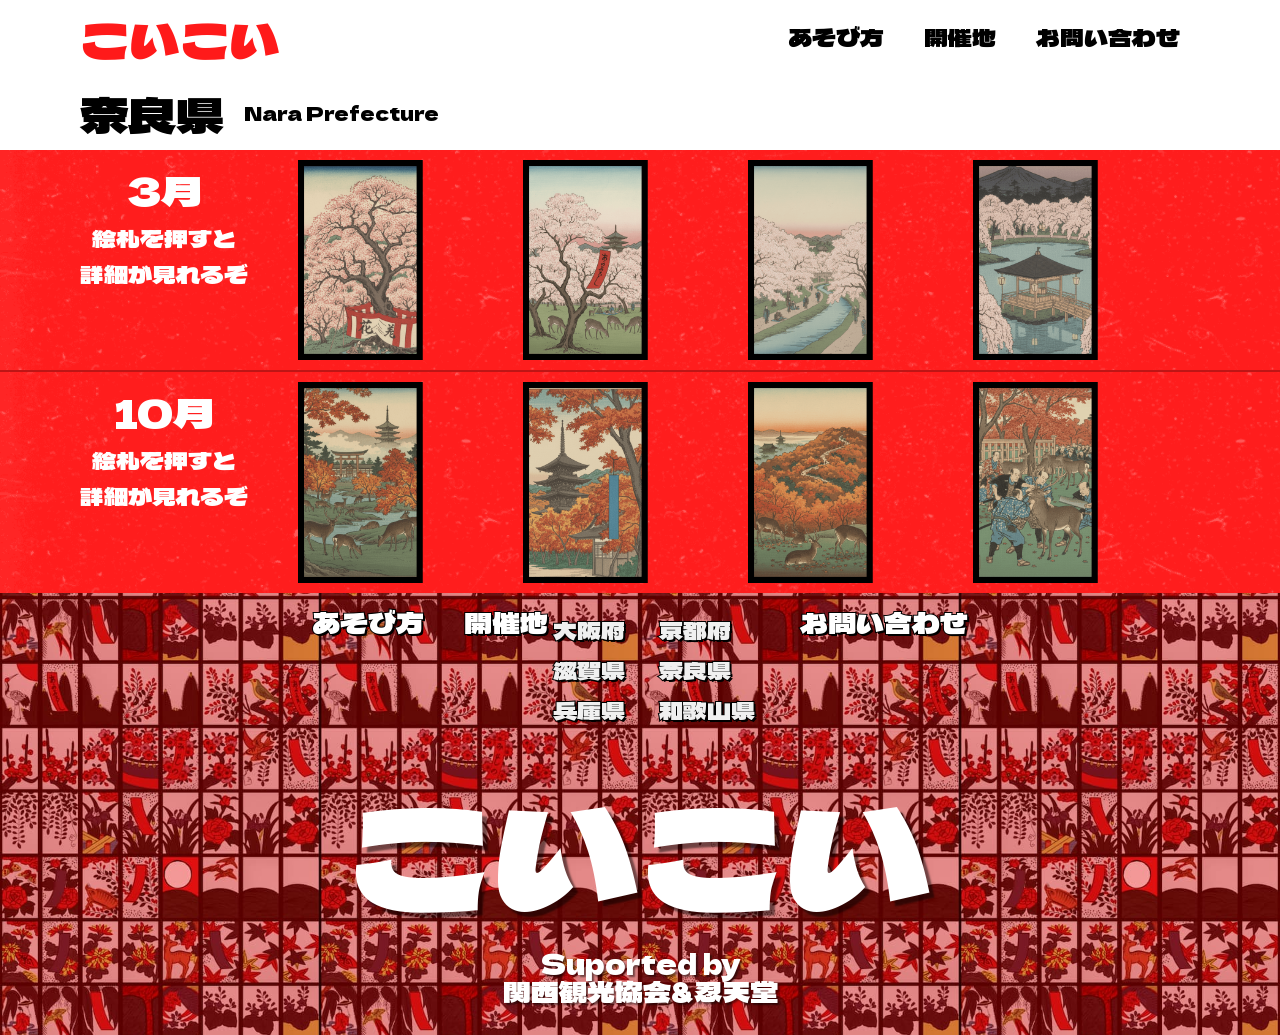
<file: about_nara.html>
<!DOCTYPE html>
<html lang="ja">
<head>
	<meta charset="UTF-8">
	<meta http-equiv="X-UA-Compatible" content="IE=edge">
	<meta name="viewport" content="width=device-width, initial-scale=1.0">
	<title>奈良県・開催地 | こいこい</title>
	<meta name="description" content="こいこいイベントの開催地の奈良県のページです">
	<!-- cssのリンク -->
	<link rel="stylesheet" href="./css/about.css">
	<link rel="stylesheet" href="./css/common.css">
	<!-- jsのリンク -->
	<script src="./js/click_select.js" defer></script>
	<script src="./js/menu.js" defer></script>
	<!-- google fontsのリンク -->
	<!-- Dela Gothic OneとM PLUS 1p -->
	<link rel="preconnect" href="https://fonts.googleapis.com">
	<link rel="preconnect" href="https://fonts.gstatic.com" crossorigin>
	<link href="https://fonts.googleapis.com/css2?family=Yuji+Syuku&family=Dela+Gothic+One&family=M+PLUS+1p:wght@400;500;700;800&display=swap" rel="stylesheet">
</head>
<body>

	<!-- headerここから -->
	<header>
	  <div class="header-inner">
			<a href="./index.html" class="header-logo">
			こいこい
			</a>
			<div class="header-site-menu">
				<nav class="site-menu">
					<ul>
						<li><a href="./rules.html" target="_blank">あそび方</a></li>
						<li class="nav-item">
							<a href="">開催地</a>
								<ul class="dropdown">
								<li><a href="./about_osaka.html">大阪府</a></li>
								<li><a href="./about_kyoto.html">京都府</a></li>
								<li><a href="./about_shiga.html">滋賀県</a></li>
								<li><a href="./about_nara.html">奈良県</a></li>
								<li><a href="./about_hyogo.html">兵庫県</a></li>
								<li><a href="./about_wakayama.html">和歌山県</a></li>
								</ul>
						</li>
						<li><a href="./contact.html" target="_blank">お問い合わせ</a></li>
					</ul>
				</nav>
		  </div>
	  </div>
	</header>
<!-- headerここまで -->

<main class="main">
	<div class="area-about">
		<div class="kansai">
			<h1>奈良県</h1>
			<h2>Nara Prefecture</h2>
		</div>
		<!-- 一つ目セクション -->
		<section class="first-month">
			<!-- ここから1枚目 -->
			<div class="select-detail">
				<div class="select-img">
					<img src="./img/nara/0301_yoshino.jpeg" alt="吉野" class="img-1">
					<img src="./img/Original_small/0301.png" alt="吉野山の桜に幕" class="img-2">
				</div>
				<div class="select-about">
					<div class="select-about-inner">
						<h3>吉野山の桜に幕</h3>
						<p>風景：「一目千本」と称される吉野山の圧倒的な桜の山肌と、お花見の席を囲む紅白の幕。</p>
						<p>解説：伝統的な「桜に幕」を、お花見の聖地である吉野山で再現。古来より多くの歌人に愛されてきた、日本を代表する桜の景勝地としての格の高さを表現します。</p>
					</div>
				</div>
			</div>

			<!-- ここから2枚目 -->
			<div class="select-detail">
				<div class="select-img">
					<img src="./img/nara/0302_narakoensakura.jpg" alt="奈良公園の桜" class="img-1">
					<img src="./img/Original_small/0302.png" alt="奈良公園の桜に赤短" class="img-2">
				</div>
				<div class="select-about">
					<div class="select-about-inner">
						<h3>奈良公園の桜に赤短</h3>
						<p>風景：浮見堂や五重塔を遠くに望む奈良公園内の桜。</p>
						<p>解説：悠久の時が流れる奈良公園の桜に「赤短」を添えます。鹿たちが戯れる穏やかな春の日の、雅な空気感を閉じ込めた一枚です。</p>
					</div>
				</div>
			</div>

			<!-- ここから3枚目 -->
			<div class="select-detail">
				<div class="select-img">
					<img src="./img/nara/0303_sahogawa.jpg" alt="佐保川" class="img-1">
					<img src="./img/Original_small/0303.png" alt="佐保川の桜並木" class="img-2">
				</div>
				<div class="select-about">
					<div class="select-about-inner">
						<h3>佐保川の桜並木</h3>
						<p>風景：奈良市内を流れる佐保川沿いに数キロメートル続く桜のトンネル。</p>
						<p>解説：万葉集にも詠まれた歴史ある川。水面に散る花びら（花筏）と、どこまでも続く並木の奥行きを表現します。</p>
					</div>
				</div>
			</div>

			<!-- ここから4枚目 -->
			<div class="select-detail">
				<div class="select-img">
					<img src="./img/nara/0304_ukimi.jpg" alt="浮見堂" class="img-1">
					<img src="./img/Original_small/0304.png" alt="浮見堂と夜桜" class="img-2">
				</div>
				<div class="select-about">
					<div class="select-about-inner">
						<h3>浮見堂と夜桜</h3>
						<p>風景：奈良公園・鷺池（さぎいけ）に浮かぶ八角堂の浮見堂と、ライトアップされた夜桜。</p>
						<p>解説：水面に映り込む桜と堂のシルエット。昼間の賑わいとは異なる、静謐で幻想的な奈良の春の夜を切り取ります。</p>
					</div>
				</div>
			</div>
			<!-- ここからナビ -->
			<div class="hanafuda">
				<div class="hanafuda-inner">
				<div class="hanafuda-content">
					<div class="hanafuda-note">
					<h3>3月</h3>
					<p>絵札を押すと<br>詳細が見れるぞ</p>
					</div>
					<div class="hanafuda-nav">

					<img src="./img/Original_small/0301.png" alt="一つ目の3月の花札" onclick="showDetail(0)" class="hanafuda-img">

					<img src="./img/Original_small/0302.png" alt="二つ目の3月の花札" onclick="showDetail(1)" class="hanafuda-img">

					<img src="./img/Original_small/0303.png" alt="三つ目の3月の花札" onclick="showDetail(2)" class="hanafuda-img">

					<img src="./img/Original_small/0304.png" alt="四つ目の3月の花札" onclick="showDetail(3)" class="hanafuda-img">
					</div>
				</div>  
			</div>
			</div>
		</section>


		<!-- 二つ目セクション -->
		<section class="second-month">
			<!-- ここから1枚目 -->
			<div class="select-detail">
				<div class="select-img">
					<img src="./img/nara/1001_narakoenkoyou.jpg" alt="奈良公園の紅葉" class="img-1">
					<img src="./img/Original_small/1001.png" alt="奈良公園の紅葉に鹿" class="img-2">
				</div>
				<div class="select-about">
					<div class="select-about-inner">
						<h3>奈良公園の紅葉に鹿</h3>
						<p>風景：真っ赤に染まったモミジの木の下に佇む、立派な角を持った雄鹿。</p>
						<p>解説：花札の定番「紅葉に鹿」を、本場である奈良公園で描写。猪鹿蝶の一翼を担う、この関西版花札の中でも最もアイコニック（象徴的）な札となります。</p>
					</div>
				</div>
			</div>

			<!-- ここから2枚目 -->
			<div class="select-detail">
				<div class="select-img">
					<img src="./img/nara/1002_tanzanjinjya.jpg" alt="談山神社" class="img-1">
					<img src="./img/Original_small/1002.png" alt="談山神社の紅葉に青短" class="img-2">
				</div>
				<div class="select-about">
					<div class="select-about-inner">
						<h3>談山神社の紅葉に青短</h3>
						<p>風景：「関西の日光」とも呼ばれる談山神社の十三重塔と、それを包み込むような紅葉。</p>
						<p>解説：多武峰（とうのみね）の鮮やかな紅葉に、気品ある「青短」を配置。大化の改新の談合が行われたとされる歴史の重みを感じさせる一枚です。</p>
					</div>
				</div>
			</div>

			<!-- ここから3枚目 -->
			<div class="select-detail">
				<div class="select-img">
					<img src="./img/nara/1003_wakakusayama.png" alt="若草山" class="img-1">
					<img src="./img/Original_small/1003.png" alt="若草山の紅葉" class="img-2">
				</div>
				<div class="select-about">
					<div class="select-about-inner">
						<h3>若草山の紅葉</h3>
						<p>風景：芝生に覆われた若草山の斜面が、秋色に染まっていく様子。</p>
						<p>解説：木々の紅葉だけでなく、山全体が秋の光に照らされて黄金色や茶色に色づく、奈良らしい大らかな風景を表現します。</p>
					</div>
				</div>
			</div>

			<!-- ここから4枚目 -->
			<div class="select-detail">
				<div class="select-img">
					<img src="./img/nara/1004_shikatuno.jpg" alt="鹿の角" class="img-1">
					<img src="./img/Original_small/1004.png" alt="鹿の角切り" class="img-2">
				</div>
				<div class="select-about">
					<div class="select-about-inner">
						<h3>鹿の角切り</h3>
						<p>風景：奈良の秋の風物詩である「鹿の角切り」の様子。</p>
						<p>解説：江戸時代から続く伝統行事をカス札に採用。鹿と人が共生してきた奈良独自の文化を、紅葉の風景の中に描き込みます。</p>
					</div>
				</div>
			</div>

			<!-- ここからナビ -->
			<div class="hanafuda">
				<div class="hanafuda-inner">
				<div class="hanafuda-content">
					<div class="hanafuda-note">
					<h3>10月</h3>
					<p>絵札を押すと<br>詳細が見れるぞ</p>
					</div>
					<div class="hanafuda-nav">
					<img src="./img/Original_small/1001.png" alt="一つ目の10月の花札" onclick="showDetail(4)" class="hanafuda-img">
					<img src="./img/Original_small/1002.png" alt="二つ目の10月の花札" onclick="showDetail(5)" class="hanafuda-img">
					<img src="./img/Original_small/1003.png" alt="三つ目の10月の花札" onclick="showDetail(6)" class="hanafuda-img">
					<img src="./img/Original_small/1004.png" alt="四つ目の10月の花札" onclick="showDetail(7)" class="hanafuda-img">
					</div>
				</div>  
			</div>
			</div>

		</section>
		



	</div>

</main>




<!-- footerここから -->
<footer class="footer">
	<nav class="footer-site-menu site-menu">
		<ul>
			<li><a href="./rules.html" target="_blank">あそび方</a></li>
			<li class="footer-nav-item">
				<a href="">開催地</a>
					<ul class="footer-dropdown">
					<li><a href="./about_osaka.html">大阪府</a></li>
					<li><a href="./about_kyoto.html">京都府</a></li>
					<li><a href="./about_shiga.html">滋賀県</a></li>
					<li><a href="./about_nara.html">奈良県</a></li>
					<li><a href="./about_hyogo.html">兵庫県</a></li>
					<li><a href="./about_wakayama.html">和歌山県</a></li>
					</ul>
		</li>
			<li><a href="./contact.html" target="_blank">お問い合わせ</a></li>
		</ul>
	</nav>
	<a href="./index.html" class="footer-logo">こいこい</a>
	<p class="footer-support">Suported by
		<br>関西観光協会&忍天堂</p>
</footer>

</body>
</html>
</file>
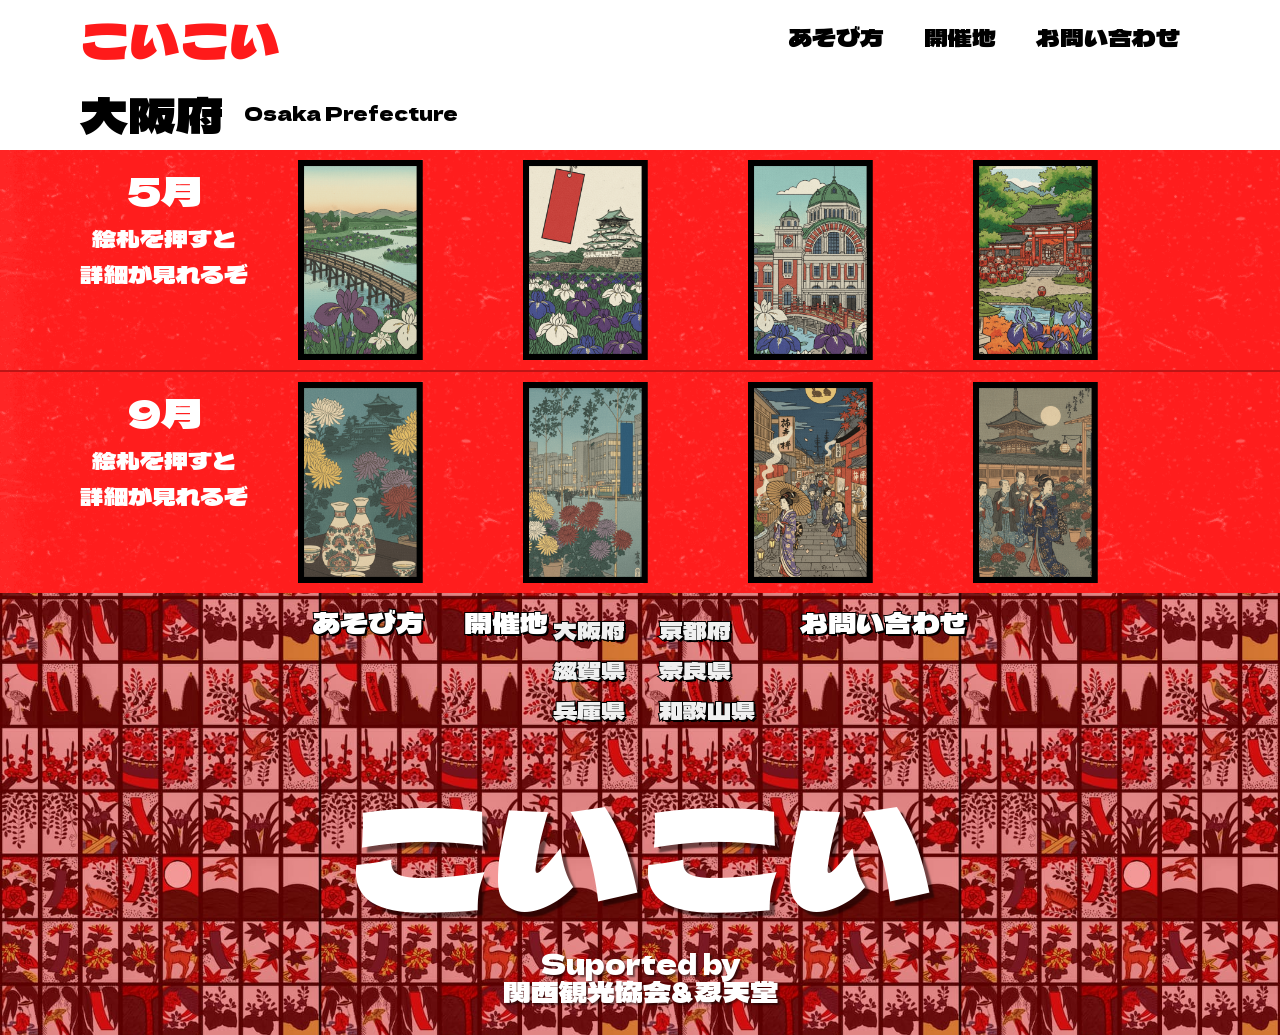
<file: about_osaka.html>
<!DOCTYPE html>
<html lang="ja">
<head>
	<meta charset="UTF-8">
	<meta http-equiv="X-UA-Compatible" content="IE=edge">
	<meta name="viewport" content="width=device-width, initial-scale=1.0">
	<title>大阪府・開催地 | こいこい</title>
	<meta name="description" content="こいこいイベントの開催地の大阪府のページです">
	<!-- cssのリンク -->
	<link rel="stylesheet" href="./css/about.css">
	<link rel="stylesheet" href="./css/common.css">
	<!-- jsのリンク -->
	<script src="./js/click_select.js" defer></script>
	<script src="./js/menu.js" defer></script>
	<!-- google fontsのリンク -->
	<!-- Dela Gothic OneとM PLUS 1p -->
	<link rel="preconnect" href="https://fonts.googleapis.com">
	<link rel="preconnect" href="https://fonts.gstatic.com" crossorigin>
	<link href="https://fonts.googleapis.com/css2?family=Yuji+Syuku&family=Dela+Gothic+One&family=M+PLUS+1p:wght@400;500;700;800&display=swap" rel="stylesheet">
</head>
<body>

	<!-- headerここから -->
	<header>
	  <div class="header-inner">
			<a href="./index.html" class="header-logo">
			こいこい
			</a>
			<div class="header-site-menu">
				<nav class="site-menu">
					<ul>
						<li><a href="./rules.html" target="_blank">あそび方</a></li>
						<li class="nav-item">
							<a href="">開催地</a>
								<ul class="dropdown">
								<li><a href="./about_osaka.html">大阪府</a></li>
								<li><a href="./about_kyoto.html">京都府</a></li>
								<li><a href="./about_shiga.html">滋賀県</a></li>
								<li><a href="./about_nara.html">奈良県</a></li>
								<li><a href="./about_hyogo.html">兵庫県</a></li>
								<li><a href="./about_wakayama.html">和歌山県</a></li>
								</ul>
						</li>
						<li><a href="./contact.html" target="_blank">お問い合わせ</a></li>
					</ul>
				</nav>
		  </div>
	  </div>
	</header>
<!-- headerここまで -->

<main class="main">
	<div class="area-about">
		<div class="kansai">
			<h1>大阪府</h1>
			<h2>Osaka Prefecture</h2>
		</div>
		<!-- 一つ目セクション -->
		<section class="first-month">
			<!-- ここから1枚目 -->
			<div class="select-detail">
				<div class="select-img">
					<img src="./img/osaka/0501_yodogawa.jpeg" alt="淀川" class="img-1">
					<img src="./img/Original_small/0501.png" alt="淀川の菖蒲に八橋" class="img-2">
				</div>
				<div class="select-about">
					<div class="select-about-inner">
						<h3>淀川の菖蒲に八橋</h3>
						<p>風景：大阪の母なる川・淀川の豊かな水辺に咲く菖蒲と、そこに架かる八橋（やつはし）。</p>
						<p>解説：伝統的な「菖蒲に八橋」を、水都大阪の象徴である淀川で再現。かつて三十石船が行き交った水の路の歴史と、初夏の爽やかな風を表現します。</p>
					</div>
				</div>
			</div>

			<!-- ここから2枚目 -->
			<div class="select-detail">
				<div class="select-img">
					<img src="./img/osaka/0502_osakapark.jpg" alt="大阪城公園" class="img-1">
					<img src="./img/Original_small/0502.png" alt="大阪城公園の菖蒲に短冊" class="img-2">
				</div>
				<div class="select-about">
					<div class="select-about-inner">
						<h3>大阪城公園の菖蒲に短冊</h3>
						<p>風景：大阪城の内濠（うちぼり）近く、都会のオアシスに咲き誇る菖蒲。</p>
						<p>解説：威風堂々とした天守閣を背景に、紫の菖蒲と短冊を配置。大阪を代表するランドマークと季節の調和を描きます。</p>
					</div>
				</div>
			</div>

			<!-- ここから3枚目 -->
			<div class="select-detail">
				<div class="select-img">
					<img src="./img/osaka/0503_nakanoshima.jpeg" alt="中之島" class="img-1">
					<img src="./img/Original_small/0503.png" alt="中之島の水辺の彩り" class="img-2">
				</div>
				<div class="select-about">
					<div class="select-about-inner">
						<h3>中之島の水辺の彩り</h3>
						<p>風景：近代建築が並ぶ中之島エリアの水辺に咲く菖蒲。</p>
						<p>解説：レトロな公会堂や高層ビルを借景にした、現代の大阪らしいスタイリッシュな水辺の風景です。</p>
					</div>
				</div>
			</div>

			<!-- ここから4枚目 -->
			<div class="select-detail">
				<div class="select-img">
					<img src="./img/osaka/0504_katuoji.jpg" alt="勝尾寺" class="img-1">
					<img src="./img/Original_small/0504.png" alt="菖蒲（勝負）にこだわる勝運の寺" class="img-2">
				</div>
				<div class="select-about">
					<div class="select-about-inner">
						<h3>菖蒲（勝負）にこだわる勝運の寺</h3>
						<p>風景：箕面の勝尾寺（かつおうじ）など、勝負運にご利益のある寺社に咲く菖蒲。</p>
						<p>解説：菖蒲を「勝負」とかけて、縁起を担ぐ大阪の商人文化や勝負事への熱意をユーモラスに表現します。</p>
					</div>
				</div>
			</div>

			<!-- ここからナビ -->
			<div class="hanafuda">
				<div class="hanafuda-inner">
				<div class="hanafuda-content">
					<div class="hanafuda-note">
					<h3>5月</h3>
					<p>絵札を押すと<br>詳細が見れるぞ</p>
					</div>
					<div class="hanafuda-nav">

          <img src="./img/Original_small/0501.png" alt="一つ目の5月の花札" onclick="showDetail(0)" class="hanafuda-img">
                        
					<img src="./img/Original_small/0502.png" alt="二つ目の5月の花札" onclick="showDetail(1)" class="hanafuda-img">

					<img src="./img/Original_small/0503.png" alt="三つ目の5月の花札" onclick="showDetail(2)" class="hanafuda-img">

					<img src="./img/Original_small/0504.png" alt="四つ目の5月の花札" onclick="showDetail(3)" class="hanafuda-img">
					</div>
				</div>  
			</div>
			</div>
		</section>


		<!-- 二つ目セクション -->
		<section class="second-month">
			<!-- ここから1枚目 -->
			<div class="select-detail">
				<div class="select-img">
					<img src="./img/osaka/0901_daidoroko.jpeg" alt="天下の台所" class="img-1">
					<img src="./img/Original_small/0901.png" alt="大阪の菊に盃（天下の台所で一杯）" class="img-2">
				</div>
				<div class="select-about">
					<div class="select-about-inner">
						<h3>大阪の菊に盃（天下の台所で一杯）</h3>
						<p>風景：豪華に咲き誇る菊の傍らに、なみなみと注がれた盃。</p>
						<p>解説：伝統的な「菊に盃」を、「天下の台所」大阪の食文化と融合。美味しい酒と肴が集まる大阪で、秋の収穫と菊酒を楽しむ陽気な宴の様子を表現しています。</p>
					</div>
				</div>
			</div>

			<!-- ここから2枚目 -->
			<div class="select-detail">
				<div class="select-img">
					<img src="./img/osaka/0902_midousuji.jpeg" alt="御堂筋" class="img-1">
					<img src="./img/Original_small/0902.png" alt="御堂筋の菊に青短" class="img-2">
				</div>
				<div class="select-about">
					<div class="select-about-inner">
						<h3>御堂筋の菊に青短</h3>
						<p>風景：大阪のメインストリート・御堂筋を彩る菊の展示と青短。</p>
						<p>解説：洗練されたビジネス街でありながら、季節ごとに花で飾られる御堂筋。都会的な風景の中に、キリッとした「青短」が映える、現代の大阪らしい一枚です。</p>
					</div>
				</div>
			</div>

			<!-- ここから3枚目 -->
			<div class="select-detail">
				<div class="select-img">
					<img src="./img/osaka/0903_houzenji.jpg" alt="法善寺横丁" class="img-1">
					<img src="./img/Original_small/0903.png" alt="法善寺横丁の賑わい" class="img-2">
				</div>
				<div class="select-about">
					<div class="select-about-inner">
						<h3>法善寺横丁の賑わい</h3>
						<p>風景：石畳の路地に、店先の提灯や菊の鉢植えが並ぶ様子。</p>
						<p>解説：「水掛不動さん」で親しまれる浪花情緒の聖地。狭い路地に人々の活気が溢れ、しっとりと濡れた石畳が秋の菊を引き立てる情景を描写します。</p>
					</div>
				</div>
			</div>

			<!-- ここから4枚目 -->
			<div class="select-detail">
				<div class="select-img">
					<img src="./img/osaka/0904_shitennouji.jpeg" alt="四天王寺" class="img-1">
					<img src="./img/Original_small/0904.png" alt="四天王寺の重陽の節句" class="img-2">
				</div>
				<div class="select-about">
					<div class="select-about-inner">
						<h3>四天王寺の重陽の節句</h3>
						<p>風景：聖徳太子建立の四天王寺で行われる、重陽の節句（菊の節句）の法要。</p>
						<p>解説：菊を供えて不老長寿を願う伝統行事。大阪の長い歴史を象徴する五重塔を背景に、高貴な菊の花を配置し、厳かな秋の訪れを表現します。</p>
					</div>
				</div>
			</div>

			<!-- ここからナビ -->
			<div class="hanafuda">
				<div class="hanafuda-inner">
				<div class="hanafuda-content">
					<div class="hanafuda-note">
					<h3>9月</h3>
					<p>絵札を押すと<br>詳細が見れるぞ</p>
					</div>
					<div class="hanafuda-nav">
					<img src="./img/Original_small/0901.png" alt="一つ目の9月の花札" onclick="showDetail(4)" class="hanafuda-img">
					<img src="./img/Original_small/0902.png" alt="二つ目の9月の花札" onclick="showDetail(5)" class="hanafuda-img">
					<img src="./img/Original_small/0903.png" alt="三つ目の9月の花札" onclick="showDetail(6)" class="hanafuda-img">
					<img src="./img/Original_small/0904.png" alt="四つ目の9月の花札" onclick="showDetail(7)" class="hanafuda-img">
					</div>
				</div>  
			</div>
			</div>

		</section>
		



	</div>

</main>




<!-- footerここから -->
<footer class="footer">
	<nav class="footer-site-menu site-menu">
		<ul>
			<li><a href="./rules.html" target="_blank">あそび方</a></li>
			<li class="footer-nav-item">
				<a href="">開催地</a>
					<ul class="footer-dropdown">
					<li><a href="./about_osaka.html">大阪府</a></li>
					<li><a href="./about_kyoto.html">京都府</a></li>
					<li><a href="./about_shiga.html">滋賀県</a></li>
					<li><a href="./about_nara.html">奈良県</a></li>
					<li><a href="./about_hyogo.html">兵庫県</a></li>
					<li><a href="./about_wakayama.html">和歌山県</a></li>
					</ul>
		</li>
			<li><a href="./contact.html" target="_blank">お問い合わせ</a></li>
		</ul>
	</nav>
	<a href="./index.html" class="footer-logo">こいこい</a>
	<p class="footer-support">Suported by
		<br>関西観光協会&忍天堂</p>
</footer>

</body>
</html>
</file>
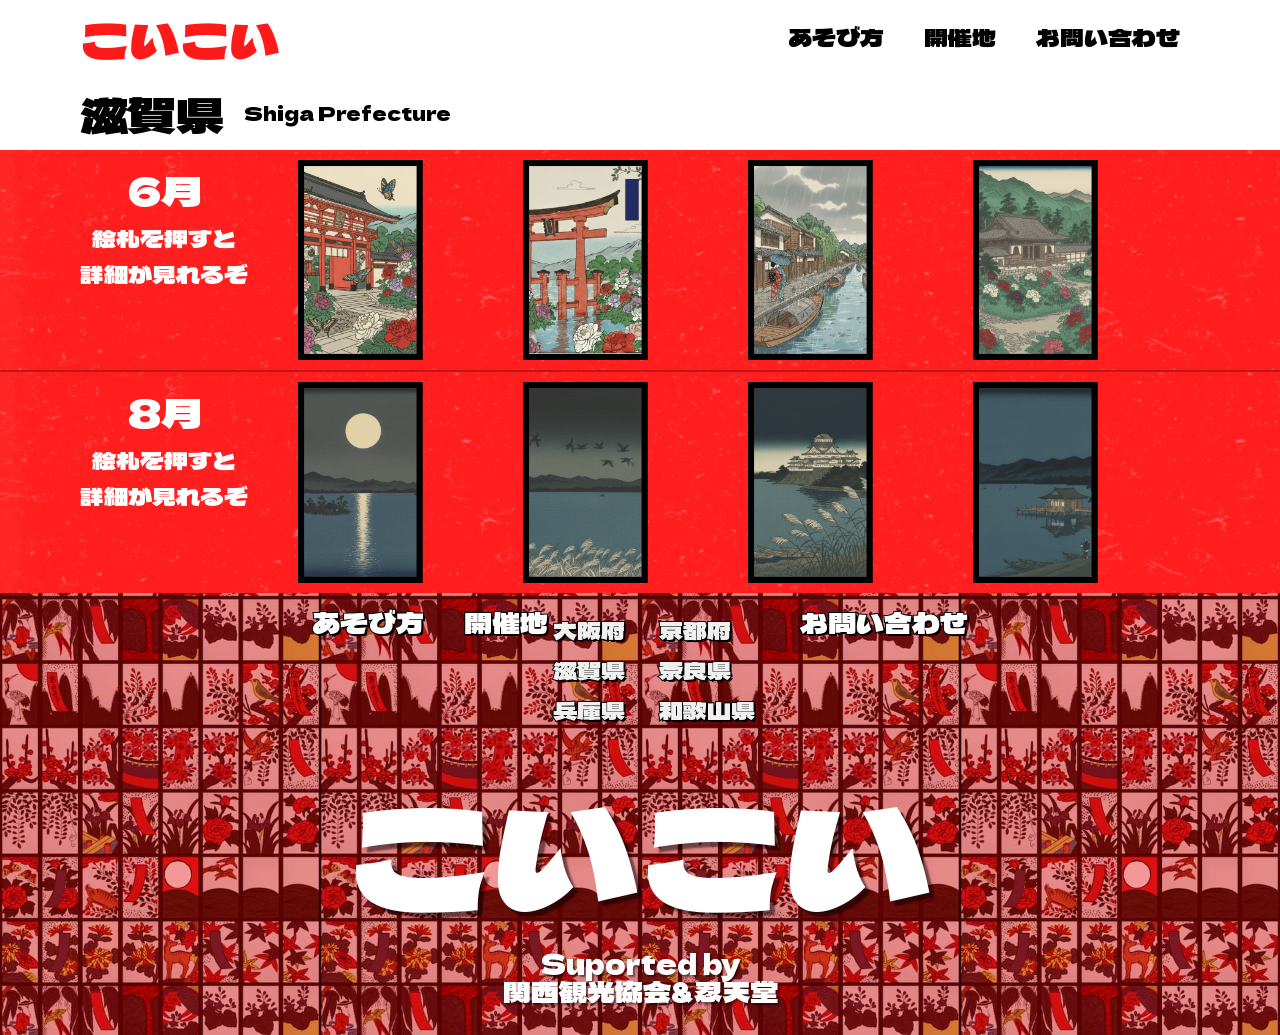
<file: about_shiga.html>
<!DOCTYPE html>
<html lang="ja">
<head>
	<meta charset="UTF-8">
	<meta http-equiv="X-UA-Compatible" content="IE=edge">
	<meta name="viewport" content="width=device-width, initial-scale=1.0">
	<title>兵庫県・開催地 | こいこい</title>
	<meta name="description" content="こいこいイベントの開催地の兵庫県のページです">
	<!-- cssのリンク -->
	<link rel="stylesheet" href="./css/about.css">
	<link rel="stylesheet" href="./css/common.css">
	<!-- jsのリンク -->
	<script src="./js/click_select.js" defer></script>
	<script src="./js/menu.js" defer></script>
	<!-- google fontsのリンク -->
	<!-- Dela Gothic OneとM PLUS 1p -->
	<link rel="preconnect" href="https://fonts.googleapis.com">
	<link rel="preconnect" href="https://fonts.gstatic.com" crossorigin>
	<link href="https://fonts.googleapis.com/css2?family=Yuji+Syuku&family=Dela+Gothic+One&family=M+PLUS+1p:wght@400;500;700;800&display=swap" rel="stylesheet">
</head>
<body>

	<!-- headerここから -->
	<header>
	  <div class="header-inner">
			<a href="./index.html" class="header-logo">
			こいこい
			</a>
			<div class="header-site-menu">
				<nav class="site-menu">
					<ul>
						<li><a href="./rules.html" target="_blank">あそび方</a></li>
						<li class="nav-item">
							<a href="">開催地</a>
								<ul class="dropdown">
								<li><a href="./about_osaka.html">大阪府</a></li>
								<li><a href="./about_kyoto.html">京都府</a></li>
								<li><a href="./about_shiga.html">滋賀県</a></li>
								<li><a href="./about_nara.html">奈良県</a></li>
								<li><a href="./about_hyogo.html">兵庫県</a></li>
								<li><a href="./about_wakayama.html">和歌山県</a></li>
								</ul>
						</li>
						<li><a href="./contact.html" target="_blank">お問い合わせ</a></li>
					</ul>
				</nav>
		  </div>
	  </div>
	</header>
<!-- headerここまで -->

<main class="main">
	<div class="area-about">
		<div class="kansai">
			<h1>滋賀県</h1>
			<h2>Shiga Prefecture</h2>
		</div>
		<!-- 一つ目セクション -->
		<section class="first-month">
			<!-- ここから1枚目 -->
			<div class="select-detail">
				<div class="select-img">
					<img src="./img/shiga/0601_daituji.jpg" alt="大通寺" class="img-1">
					<img src="./img/Original_small/0601.png" alt="大通寺の牡丹に蝶" class="img-2">
				</div>
				<div class="select-about">
					<div class="select-about-inner">
						<h3>大通寺の牡丹に蝶</h3>
						<p>風景：長浜・大通寺の華麗な彫刻が施された本堂を背景に、大輪の牡丹と舞い遊ぶ蝶。</p>
						<p>解説：「猪鹿蝶」の蝶を、長浜の名刹・大通寺の牡丹で再現。北近江の豊かな文化と、初夏の瑞々しい風景を重ね合わせます。</p>
					</div>
				</div>
			</div>

			<!-- ここから2枚目 -->
			<div class="select-detail">
				<div class="select-img">
					<img src="./img/shiga/0602_biwako.jpg" alt="琵琶湖" class="img-1">
					<img src="./img/Original_small/0602.png" alt="琵琶湖畔の牡丹に青短" class="img-2">
				</div>
				<div class="select-about">
					<div class="select-about-inner">
						<h3>琵琶湖畔の牡丹に青短</h3>
						<p>風景：琵琶湖の青い湖面を背景に、湖畔の庭園に咲く色鮮やかな牡丹。</p>
						<p>解説：湖からの風に揺れる牡丹に、涼しげな「青短」を添えます。水の青と花の色彩が調和する、滋賀ならではの美しさです。</p>
					</div>
				</div>
			</div>

			<!-- ここから3枚目 -->
			<div class="select-detail">
				<div class="select-img">
					<img src="./img/shiga/0603_oumihatiman.jpg" alt="近江八幡" class="img-1">
					<img src="./img/Original_small/0603.png" alt="雨の近江八幡" class="img-2">
				</div>
				<div class="select-about">
					<div class="select-about-inner">
						<h3>雨の近江八幡</h3>
						<p>風景：八幡堀（はちまんぼり）の古い町並みと、しっとりと雨に濡れる初夏の緑。</p>
						<p>解説：水郷の町に降る雨が、牡丹の季節の情緒を引き立てます。近江商人の歴史が息づく静かな情景です。</p>
					</div>
				</div>
			</div>

			<!-- ここから4枚目 -->
			<div class="select-detail">
				<div class="select-img">
					<img src="./img/shiga/0604_kotousanzan.jpg" alt="播磨平野" class="img-1">
					<img src="./img/Original_small/0604.png" alt="湖東三山の緑と牡丹" class="img-2">
				</div>
				<div class="select-about">
					<div class="select-about-inner">
						<h3>湖東三山の緑と牡丹</h3>
						<p>風景：西明寺・金剛輪寺・百済寺のいずれかの境内に咲く牡丹と、深い新緑。</p>
						<p>解説：滋賀が誇る古刹の風格を、牡丹のカス札として表現。歴史ある建物の重厚さと、花の華やかさの対比を描きます。</p>
					</div>
				</div>
			</div>
			<!-- ここからナビ -->
			<div class="hanafuda">
				<div class="hanafuda-inner">
				<div class="hanafuda-content">
					<div class="hanafuda-note">
					<h3>6月</h3>
					<p>絵札を押すと<br>詳細が見れるぞ</p>
					</div>
					<div class="hanafuda-nav">

						<img src="./img/Original_small/0601.png" alt="一つ目の6月の花札" onclick="showDetail(0)" class="hanafuda-img">

						<img src="./img/Original_small/0602.png" alt="二つ目の6月の花札" onclick="showDetail(1)" class="hanafuda-img">

						<img src="./img/Original_small/0603.png" alt="三つ目の6月の花札" onclick="showDetail(2)" class="hanafuda-img">

						<img src="./img/Original_small/0604.png" alt="四つ目の6月の花札" onclick="showDetail(3)" class="hanafuda-img">
					</div>
				</div>  
			</div>
			</div>
		</section>


		<!-- 二つ目セクション -->
		<section class="second-month">
			<!-- ここから1枚目 -->
			<div class="select-detail">
				<div class="select-img">
					<img src="./img/shiga/0801_biwako.jpg" alt="琵琶湖" class="img-1">
					<img src="./img/Original_small/0801.png" alt="琵琶湖に浮かぶ満月" class="img-2">
				</div>
				<div class="select-about">
					<div class="select-about-inner">
						<h3>琵琶湖に浮かぶ満月</h3>
						<p>風景：広大な琵琶湖の水平線から昇る巨大な満月と、波打ち際で揺れる芒。</p>
						<p>解説：伝統的な「芒に月」を、近江八景の一つ「石山の秋月」のイメージで再構築。湖面に映る月明かりが、静謐な夜の滋賀を象徴する最高格の一枚です。</p>
					</div>
				</div>
			</div>

			<!-- ここから2枚目 -->
			<div class="select-detail">
				<div class="select-img">
					<img src="./img/shiga/0802_gan.jpg" alt="雁" class="img-1">
					<img src="./img/Original_small/0802.png" alt="湖東の芒に雁" class="img-2">
				</div>
				<div class="select-about">
					<div class="select-about-inner">
						<h3>湖東の芒に雁</h3>
						<p>風景：湖東エリアの広大な野原に広がる芒の上を、列を成して飛んでいく雁の群れ。</p>
						<p>解説：伝統的な「芒に雁」の構図を、滋賀の豊かな自然界のサイクルとして描写。秋の訪れを告げる渡り鳥の姿を描きます。</p>
					</div>
				</div>
			</div>

			<!-- ここから3枚目 -->
			<div class="select-detail">
				<div class="select-img">
					<img src="./img/shiga/0803_hikonejyo.jpeg" alt="彦根城" class="img-1">
					<img src="./img/Original_small/0803.png" alt="彦根城と芒" class="img-2">
				</div>
				<div class="select-about">
					<div class="select-about-inner">
						<h3>彦根城と芒</h3>
						<p>風景：秋風に揺れる芒の向こう側にそびえる、国宝・彦根城の天守。</p>
						<p>解説：月明かりのない昼景、あるいは夕暮れ時の情景。芒の穂が白く光り、井伊家ゆかりの名城がどっしりと構える歴史的な風景です。</p>
					</div>
				</div>
			</div>

			<!-- ここから4枚目 -->
			<div class="select-detail">
				<div class="select-img">
					<img src="./img/shiga/0804_ukimido.jpg" alt="浮御堂" class="img-1">
					<img src="./img/Original_small/0804.png" alt="浮御堂の情景" class="img-2">
				</div>
				<div class="select-about">
					<div class="select-about-inner">
						<h3>浮御堂の情景</h3>
						<p>風景：琵琶湖に突き出した満月寺・浮御堂。周囲の岸辺には芒が群生している。</p>
						<p>解説：湖上に浮かぶ堂の静かな佇まいを強調。月を描かないことで、水郷・堅田（かたた）の独特な地形と芒の調和をストレートに表現します。</p>
					</div>
				</div>
			</div>

			<!-- ここからナビ -->
			<div class="hanafuda">
				<div class="hanafuda-inner">
				<div class="hanafuda-content">
					<div class="hanafuda-note">
					<h3>8月</h3>
					<p>絵札を押すと<br>詳細が見れるぞ</p>
					</div>
					<div class="hanafuda-nav">
					<img src="./img/Original_small/0801.png" alt="一つ目の8月の花札" onclick="showDetail(4)" class="hanafuda-img">
					<img src="./img/Original_small/0802.png" alt="二つ目の8月の花札" onclick="showDetail(5)" class="hanafuda-img">
					<img src="./img/Original_small/0803.png" alt="三つ目の8月の花札" onclick="showDetail(6)" class="hanafuda-img">
					<img src="./img/Original_small/0804.png" alt="四つ目の8月の花札" onclick="showDetail(7)" class="hanafuda-img">
					</div>
				</div>  
			</div>
			</div>

		</section>
		



	</div>

</main>




<!-- footerここから -->
<footer class="footer">
	<nav class="footer-site-menu site-menu">
		<ul>
			<li><a href="./rules.html" target="_blank">あそび方</a></li>
			<li class="footer-nav-item">
				<a href="">開催地</a>
					<ul class="footer-dropdown">
					<li><a href="./about_osaka.html">大阪府</a></li>
					<li><a href="./about_kyoto.html">京都府</a></li>
					<li><a href="./about_shiga.html">滋賀県</a></li>
					<li><a href="./about_nara.html">奈良県</a></li>
					<li><a href="./about_hyogo.html">兵庫県</a></li>
					<li><a href="./about_wakayama.html">和歌山県</a></li>
					</ul>
		</li>
			<li><a href="./contact.html" target="_blank">お問い合わせ</a></li>
		</ul>
	</nav>
	<a href="./index.html" class="footer-logo">こいこい</a>
	<p class="footer-support">Suported by
		<br>関西観光協会&忍天堂</p>
</footer>

</body>
</html>
</file>
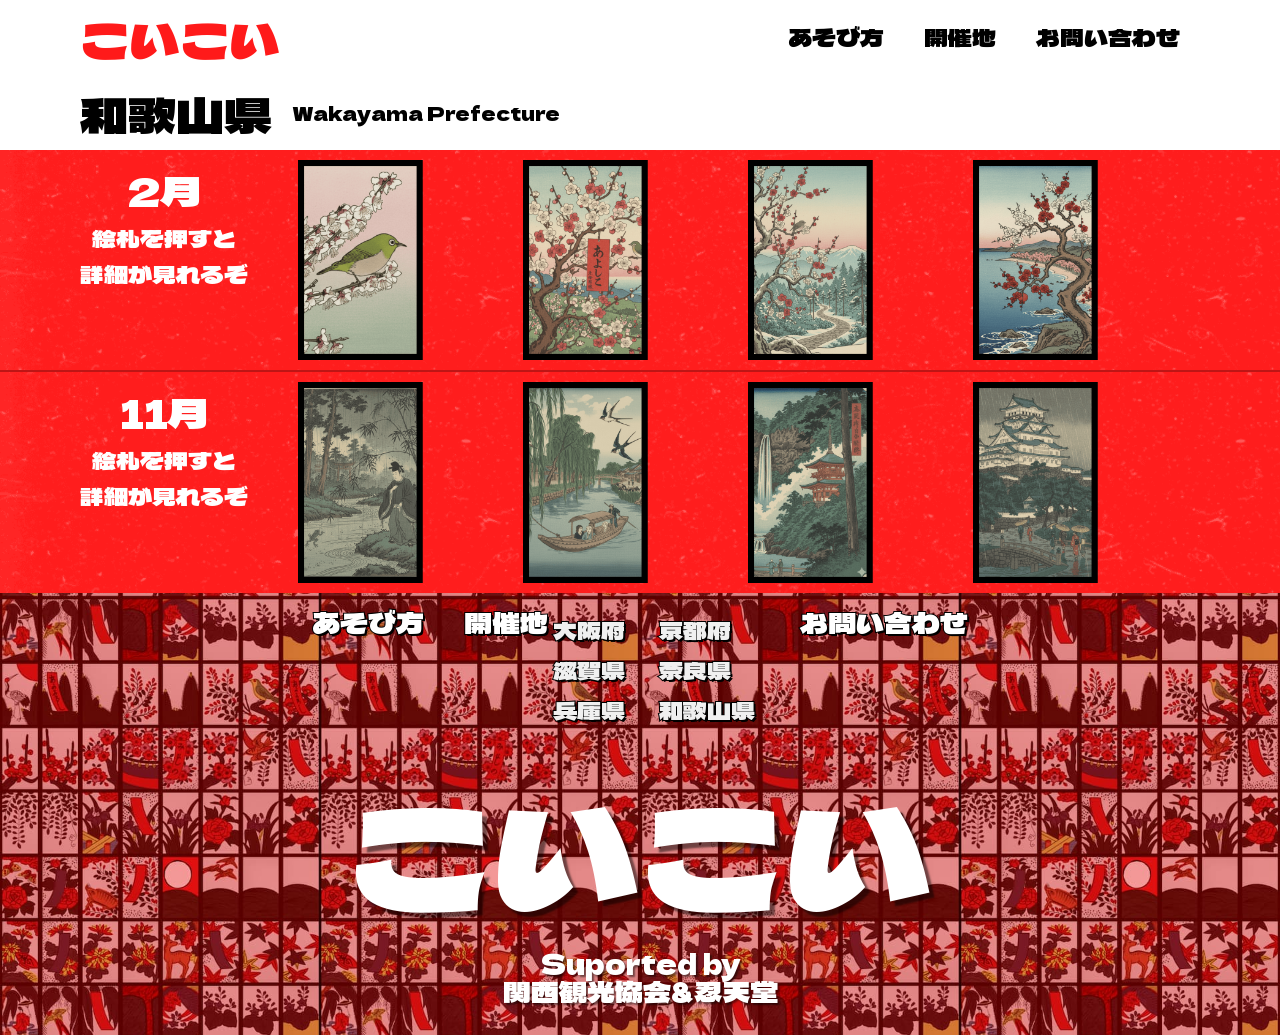
<file: about_wakayama.html>
<!DOCTYPE html>
<html lang="ja">
<head>
	<meta charset="UTF-8">
	<meta http-equiv="X-UA-Compatible" content="IE=edge">
	<meta name="viewport" content="width=device-width, initial-scale=1.0">
	<title>和歌山県・開催地 | こいこい</title>
	<meta name="description" content="こいこいイベントの開催地の和歌山県のページです">
	<!-- cssのリンク -->
	<link rel="stylesheet" href="./css/about.css">
	<link rel="stylesheet" href="./css/common.css">
	<!-- jsのリンク -->
	<script src="./js/click_select.js" defer></script>
	<script src="./js/menu.js" defer></script>
	<!-- google fontsのリンク -->
	<!-- Dela Gothic OneとM PLUS 1p -->
	<link rel="preconnect" href="https://fonts.googleapis.com">
	<link rel="preconnect" href="https://fonts.gstatic.com" crossorigin>
	<link href="https://fonts.googleapis.com/css2?family=Yuji+Syuku&family=Dela+Gothic+One&family=M+PLUS+1p:wght@400;500;700;800&display=swap" rel="stylesheet">
</head>
<body>

	<!-- headerここから -->
	<header>
	  <div class="header-inner">
			<a href="./index.html" class="header-logo">
			こいこい
			</a>
			<div class="header-site-menu">
				<nav class="site-menu">
					<ul>
						<li><a href="./rules.html" target="_blank">あそび方</a></li>
						<li class="nav-item">
							<a href="">開催地</a>
								<ul class="dropdown">
								<li><a href="./about_osaka.html">大阪府</a></li>
								<li><a href="./about_kyoto.html">京都府</a></li>
								<li><a href="./about_shiga.html">滋賀県</a></li>
								<li><a href="./about_nara.html">奈良県</a></li>
								<li><a href="./about_hyogo.html">兵庫県</a></li>
								<li><a href="./about_wakayama.html">和歌山県</a></li>
								</ul>
						</li>
						<li><a href="./contact.html" target="_blank">お問い合わせ</a></li>
					</ul>
				</nav>
		  </div>
	  </div>
	</header>
<!-- headerここまで -->

<main class="main">
	<div class="area-about">
		<div class="kansai">
			<h1>和歌山県</h1>
			<h2>Wakayama Prefecture</h2>
		</div>
		<!-- 一つ目セクション -->
		<section class="first-month">
			<!-- ここから1枚目 -->
			<div class="select-detail">
				<div class="select-img">
					<img src="./img/wakayama/0201_uguisu.jpg" alt="ウグイス" class="img-1">
					<img src="./img/Original_small/0201.png" alt="南部の梅に鶯" class="img-2">
				</div>
				<div class="select-about">
					<div class="select-about-inner">
						<h3>南部の梅に鶯</h3>
						<p>風景：「一目百万、香り十里」と称される南部（みなべ）梅林の広大な風景とウグイス。</p>
						<p>解説：日本一の梅の里、みなべ・田辺の梅振興を象徴する一枚。伝統的な「梅に鶯」を、山一面が白く染まる和歌山の実景として描き出します。</p>
					</div>
				</div>
			</div>

			<!-- ここから2枚目 -->
			<div class="select-detail">
				<div class="select-img">
					<img src="./img/wakayama/0202_umehayashi.jpg" alt="梅林" class="img-1">
					<img src="./img/Original_small/0202.png" alt="紀州の梅に赤短" class="img-2">
				</div>
				<div class="select-about">
					<div class="select-about-inner">
						<h3>紀州の梅に赤短</h3>
						<p>風景：紀州の豊かな陽光を浴びてほころぶ紅白の梅。</p>
						<p>解説：万葉の時代から愛される紀州の梅に、新春を祝う赤短を添えます。和歌山らしい温暖で穏やかな春の訪れを表現します。</p>
					</div>
				</div>
			</div>

			<!-- ここから3枚目 -->
			<div class="select-detail">
				<div class="select-img">
					<img src="./img/wakayama/0203_kumanokodou.jpg" alt="熊野古道" class="img-1">
					<img src="./img/Original_small/0203.png" alt="熊野古道の早咲き梅" class="img-2">
				</div>
				<div class="select-about">
					<div class="select-about-inner">
						<h3>熊野古道の早咲き梅</h3>
						<p>風景： 熊野古道の入り口や沿道にひっそりと咲く野生味のある梅。</p>
						<p>解説： 聖地へと続く祈りの道に彩りを添える梅の風景。古道の石畳と、早春の厳しい寒さの中で咲く花の対比を描きます。</p>
					</div>
				</div>
			</div>

			<!-- ここから4枚目 -->
			<div class="select-detail">
				<div class="select-img">
					<img src="./img/wakayama/0204_umetaru.jpg" alt="梅干しの樽" class="img-1">
					<img src="./img/Original_small/0204.png" alt="紀州梅干しの樽" class="img-2">
				</div>
				<div class="select-about">
					<div class="select-about-inner">
						<h3>紀州梅干しの樽</h3>
						<p>風景：昔ながらの木樽に詰められた、大粒の紀州南高梅の梅干し。</p>
						<p>解説：和歌山のアイデンティティである「梅干し」をあえてカス札に採用。生活に根ざした食文化と、地場産業への敬意を込めたユニークな一枚です。</p>
					</div>
				</div>
			</div>
			<!-- ここからナビ -->
			<div class="hanafuda">
				<div class="hanafuda-inner">
				<div class="hanafuda-content">
					<div class="hanafuda-note">
					<h3>2月</h3>
					<p>絵札を押すと<br>詳細が見れるぞ</p>
					</div>
					<div class="hanafuda-nav">

						<img src="./img/Original_small/0201.png" alt="一つ目の2月の花札" onclick="showDetail(0)" class="hanafuda-img">

						<img src="./img/Original_small/0202.png" alt="二つ目の2月の花札" onclick="showDetail(1)" class="hanafuda-img">

						<img src="./img/Original_small/0203.png" alt="三つ目の2月の花札" onclick="showDetail(2)" class="hanafuda-img">

						<img src="./img/Original_small/0204.png" alt="四つ目の2月の花札" onclick="showDetail(3)" class="hanafuda-img">
					</div>
				</div>  
			</div>
			</div>
		</section>


		<!-- 二つ目セクション -->
		<section class="second-month">
			<!-- ここから1枚目 -->
			<div class="select-detail">
				<div class="select-img">
					<img src="./img/wakayama/1101_kumanokodouame.jpg" alt="熊野古道" class="img-1">
					<img src="./img/Original_small/1101.png" alt="熊野の柳に小野道風" class="img-2">
				</div>
				<div class="select-about">
					<div class="select-about-inner">
						<h3>熊野の柳に小野道風</h3>
						<p>風景：熊野古道の杉並木が続く雨の道中、柳の木の下で修行に励む（あるいは悟りを開く）小野道風。</p>
						<p>解説：伝統的な「柳に小野道風」を、修行の地・熊野の文脈で再解釈。降りしきる雨の中、カエルを見て努力の大切さを知る道風の姿を、聖地の神秘性と重ね合わせます。</p>
					</div>
				</div>
			</div>

			<!-- ここから2枚目 -->
			<div class="select-detail">
				<div class="select-img">
					<img src="./img/wakayama/1102_wakanoura.png" alt="和歌浦" class="img-1">
					<img src="./img/Original_small/1102.png" alt="和歌浦の柳にツバメ" class="img-2">
				</div>
				<div class="select-about">
					<div class="select-about-inner">
						<h3>和歌浦の柳にツバメ</h3>
						<p>風景：万葉の景勝地・和歌浦の海岸沿いに揺れる柳と、そこを飛ぶツバメ。</p>
						<p>解説：柳川（和歌浦周辺）の情緒ある水辺の風景。古来より歌聖たちが愛した美しい干潟の景色を、伝統的な種札の構図に落とし込みます。</p>
					</div>
				</div>
			</div>

			<!-- ここから3枚目 -->
			<div class="select-detail">
				<div class="select-img">
					<img src="./img/wakayama/1103_chinanotaki.jpg" alt="那智の滝" class="img-1">
					<img src="./img/Original_small/1103.png" alt="那智の滝に短冊" class="img-2">
				</div>
				<div class="select-about">
					<div class="select-about-inner">
						<h3>那智の滝に短冊</h3>
						<p>風景：日本一の名瀑、那智の滝から立ち上る水飛沫と、傍らに揺れる柳の枝。</p>
						<p>解説：熊野那智大社の御神体である大滝に、祈りを込めた短冊を配置。11月の札が持つ「雨・水」のイメージを、日本屈指のパワースポットで表現します。</p>
					</div>
				</div>
			</div>

			<!-- ここから4枚目 -->
			<div class="select-detail">
				<div class="select-img">
					<img src="./img/wakayama/1104_wakayamajyou.png" alt="和歌山城" class="img-1">
					<img src="./img/Original_small/1104.png" alt="雨の和歌山城" class="img-2">
				</div>
				<div class="select-about">
					<div class="select-about-inner">
						<h3>雨の和歌山城</h3>
						<p>風景：しとしとと降る雨に煙る和歌山城（虎伏城）の白亜の天守。</p>
						<p>解説：11月の札のテーマである「雨」の中に、徳川御三家・紀州徳川家の拠点である和歌山城を配置。しっとりとした情緒の中に威厳を感じさせる風景です。</p>
					</div>
				</div>
			</div>

			<!-- ここからナビ -->
			<div class="hanafuda">
				<div class="hanafuda-inner">
				<div class="hanafuda-content">
					<div class="hanafuda-note">
					<h3>11月</h3>
					<p>絵札を押すと<br>詳細が見れるぞ</p>
					</div>
					<div class="hanafuda-nav">
					<img src="./img/Original_small/1101.png" alt="一つ目の11月の花札" onclick="showDetail(4)" class="hanafuda-img">
					<img src="./img/Original_small/1102.png" alt="二つ目の11月の花札" onclick="showDetail(5)" class="hanafuda-img">
					<img src="./img/Original_small/1103.png" alt="三つ目の11月の花札" onclick="showDetail(6)" class="hanafuda-img">
					<img src="./img/Original_small/1104.png" alt="四つ目の11月の花札" onclick="showDetail(7)" class="hanafuda-img">
					</div>
				</div>  
			</div>
			</div>

		</section>
		



	</div>

</main>




<!-- footerここから -->
<footer class="footer">
	<nav class="footer-site-menu site-menu">
		<ul>
			<li><a href="./rules.html" target="_blank">あそび方</a>
			</li>
			<li class="footer-nav-item">
				<a href="">開催地</a>
					<ul class="footer-dropdown">
					<li><a href="./about_osaka.html">大阪府</a></li>
					<li><a href="./about_kyoto.html">京都府</a></li>
					<li><a href="./about_shiga.html">滋賀県</a></li>
					<li><a href="./about_nara.html">奈良県</a></li>
					<li><a href="./about_hyogo.html">兵庫県</a></li>
					<li><a href="./about_wakayama.html">和歌山県</a></li>
					</ul>
			</li>
			<li><a href="./contact.html" target="_blank">お問い合わせ</a></li>
		</ul>
	</nav>
	<a href="./index.html" class="footer-logo">こいこい</a>
	<p class="footer-support">Suported by
		<br>関西観光協会&忍天堂</p>
</footer>

</body>
</html>
</file>
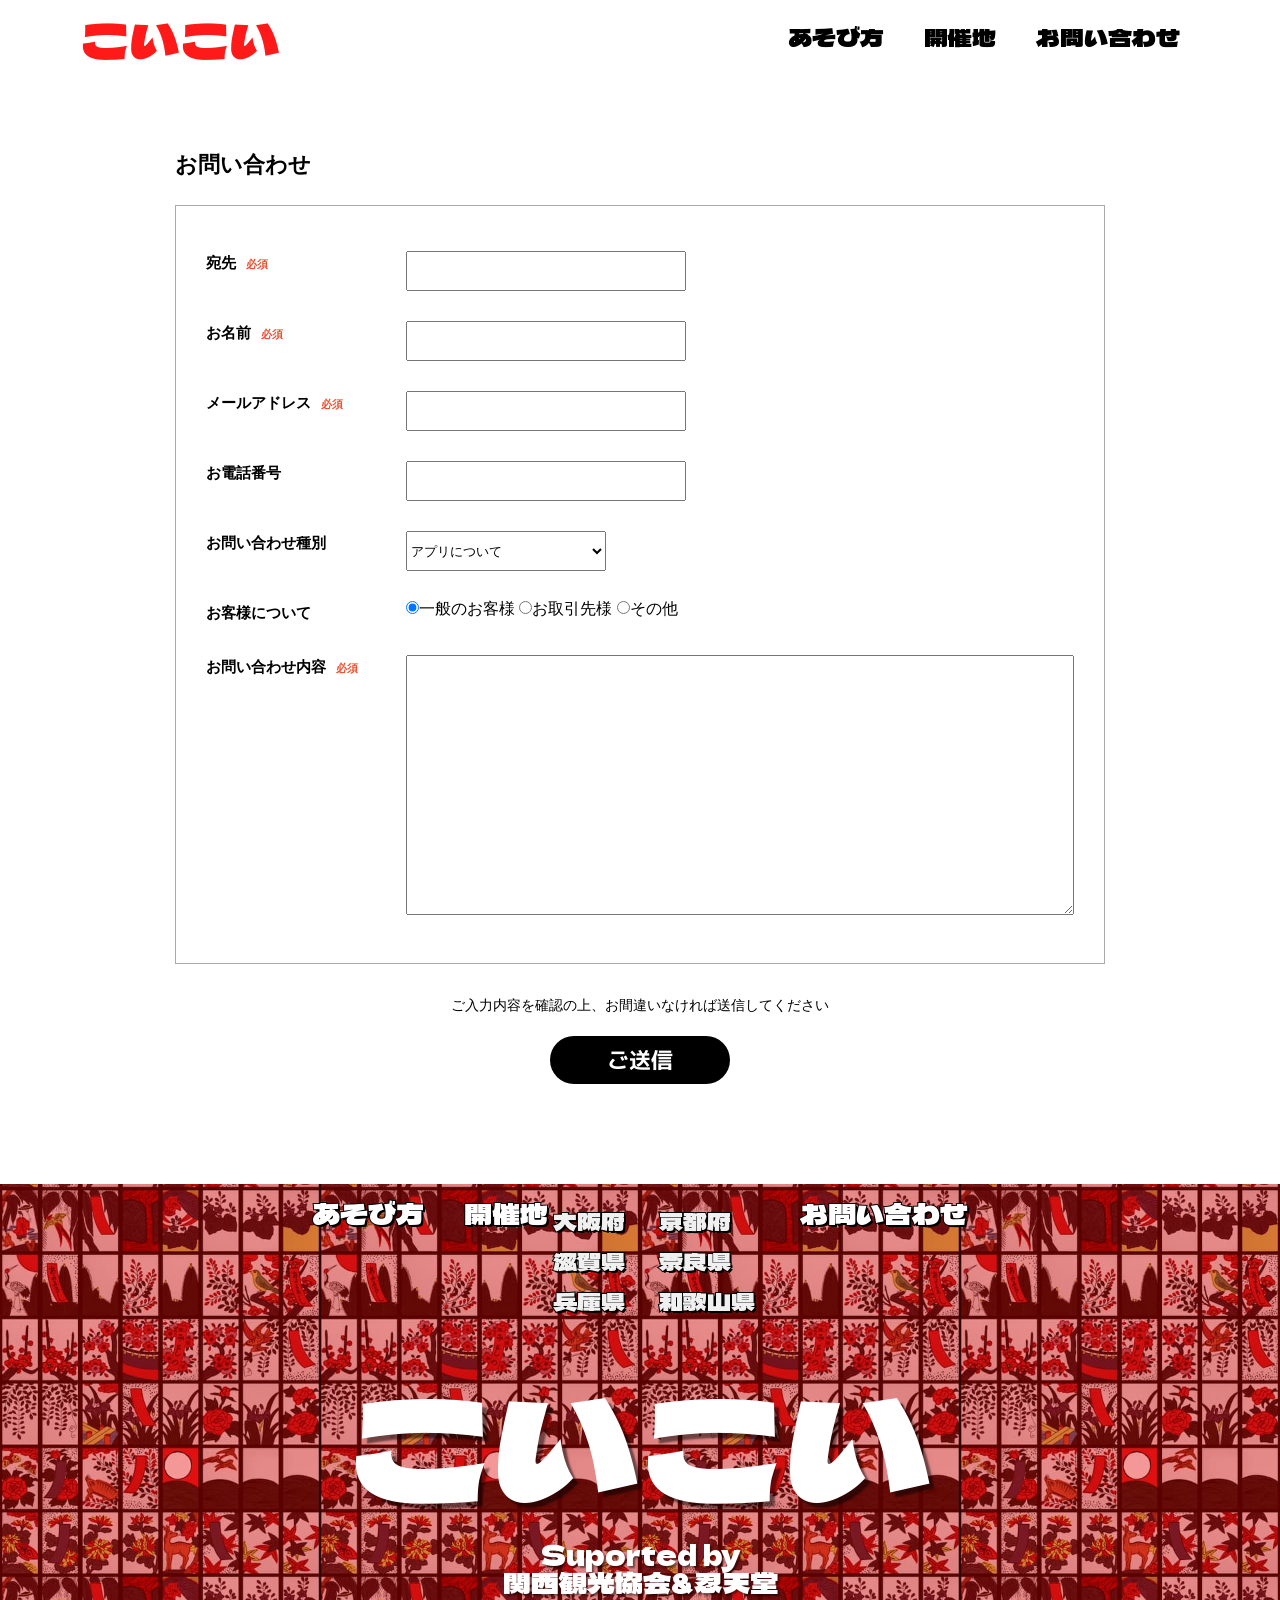
<file: contact.html>
<!DOCTYPE html>
<html lang="ja">
<head>
	<meta charset="UTF-8">
	<meta http-equiv="X-UA-Compatible" content="IE=edge">
	<meta name="viewport" content="width=device-width, initial-scale=1.0">
	<title>お問い合わせ | こいこい</title>
	<meta name="description" content="こいこいイベントの問い合わせフォームが掲載されたページです">
	<!-- cssのリンク -->
	<link rel="stylesheet" href="./css/contact.css">
	<link rel="stylesheet" href="./css/common.css">
	<!-- jsのリンク -->
	<script src="./js/menu.js" defer></script>
	<!-- google fontsのリンク -->
	<!-- Dela Gothic OneとM PLUS 1p -->
	<link rel="preconnect" href="https://fonts.googleapis.com">
	<link rel="preconnect" href="https://fonts.gstatic.com" crossorigin>
	<link href="https://fonts.googleapis.com/css2?family=Dela+Gothic+One&family=M+PLUS+1p:wght@400;500;700;800&display=swap" rel="stylesheet">
</head>
<body>

	<!-- headerここから -->
	<header>
	  <div class="header-inner">
			<a href="./index.html" class="header-logo">
			こいこい
			</a>
			<div class="header-site-menu">
				<nav class="site-menu">
					<ul>
						<li><a href="./rules.html" target="_blank">あそび方</a></li>
						<li class="nav-item">
							<a href="">開催地</a>
								<ul class="dropdown">
								<li><a href="./about_osaka.html" target="_blank">大阪府</a></li>
								<li><a href="./about_kyoto.html" target="_blank">京都府</a></li>
								<li><a href="./about_shiga.html" target="_blank">滋賀県</a></li>
								<li><a href="./about_nara.html" target="_blank">奈良県</a></li>
								<li><a href="./about_hyogo.html" target="_blank">兵庫県</a></li>
								<li><a href="./about_wakayama.html" target="_blank">和歌山県</a></li>
								</ul>
						</li>
						<li><a href="./contact.html">お問い合わせ</a></li>
					</ul>
				</nav>
		  </div>
	  </div>
	</header>
<!-- headerここまで -->

<!-- mainここから -->
<main class="main">
	<div class="contact">
		<h1>お問い合わせ</h1>
		<form action="#">
			<dl class="form-area">
				
				<dt><span class="required">宛先</span></dt>
				<dd><input type="text" class="input-text" name="address" required></dd>

				<dt><span class="required">お名前</span></dt>
				<dd><input type="text" class="input-text" name="name" required></dd>
	
				<dt><span class="required">メールアドレス</span></dt>
				<dd><input type="email" class="input-text" name="email" required></dd>

				<dt>お電話番号</dt>
				<dd><input type="text" class="input-text" name="number"></dd>
	
				<dt>お問い合わせ種別</dt>
				<dd>
					<select name="genre" class="select-box">
						<option value="アプリについて" selected>アプリについて</option>
						<option value="あそび方について">あそび方について</option>
						<option value="開催地について" class="value">開催地について</option>
					</select>
				</dd>
	
				<dt>お客様について</dt>
				<dd>
					<label class="radiobutton"><input type="radio" name="user-type" value="一般のお客様" checked>一般のお客様</label>
					<label class="radiobutton"><input type="radio" name="user-type" value="お取引先様">お取引先様</label>
					<label class="radiobutton"><input type="radio" name="user-type" value="その他">その他</label>
				</dd>
	
				<dt><span class="required">お問い合わせ内容</span></dt>
				<dd><textarea class="message" name="message" required></textarea></dd>
			</dl>
			<p class="confirm-text">ご入力内容を確認の上、お間違いなければ送信してください</p>
			<div class="submit">
				<button class="submit-button" type="submit">ご送信</button>
			</div>
		</form>
	</div>
</main>
<!-- mainここまで -->
<!-- footerここから -->
<footer class="footer">
	<nav class="footer-site-menu site-menu">
		<ul>
			<li><a href="./rules.html" target="_blank">あそび方</a></li>
			<li class="footer-nav-item">
				<a href="">開催地</a>
					<ul class="footer-dropdown">
					<li><a href="./about_osaka.html" target="_blank">大阪府</a></li>
					<li><a href="./about_kyoto.html" target="_blank">京都府</a></li>
					<li><a href="./about_shiga.html" target="_blank">滋賀県</a></li>
					<li><a href="./about_nara.html" target="_blank">奈良県</a></li>
					<li><a href="./about_hyogo.html" target="_blank">兵庫県</a></li>
					<li><a href="./about_wakayama.html" target="_blank">和歌山県</a></li>
					</ul>
			</li>
			<li><a href="./contact.html">お問い合わせ</a></li>
		</ul>
	</nav>
	<a href="./index.html" class="footer-logo">こいこい</a>
	<p class="footer-support">Suported by
		<br>関西観光協会&忍天堂</p>
</footer>

</body>
</html>
</file>
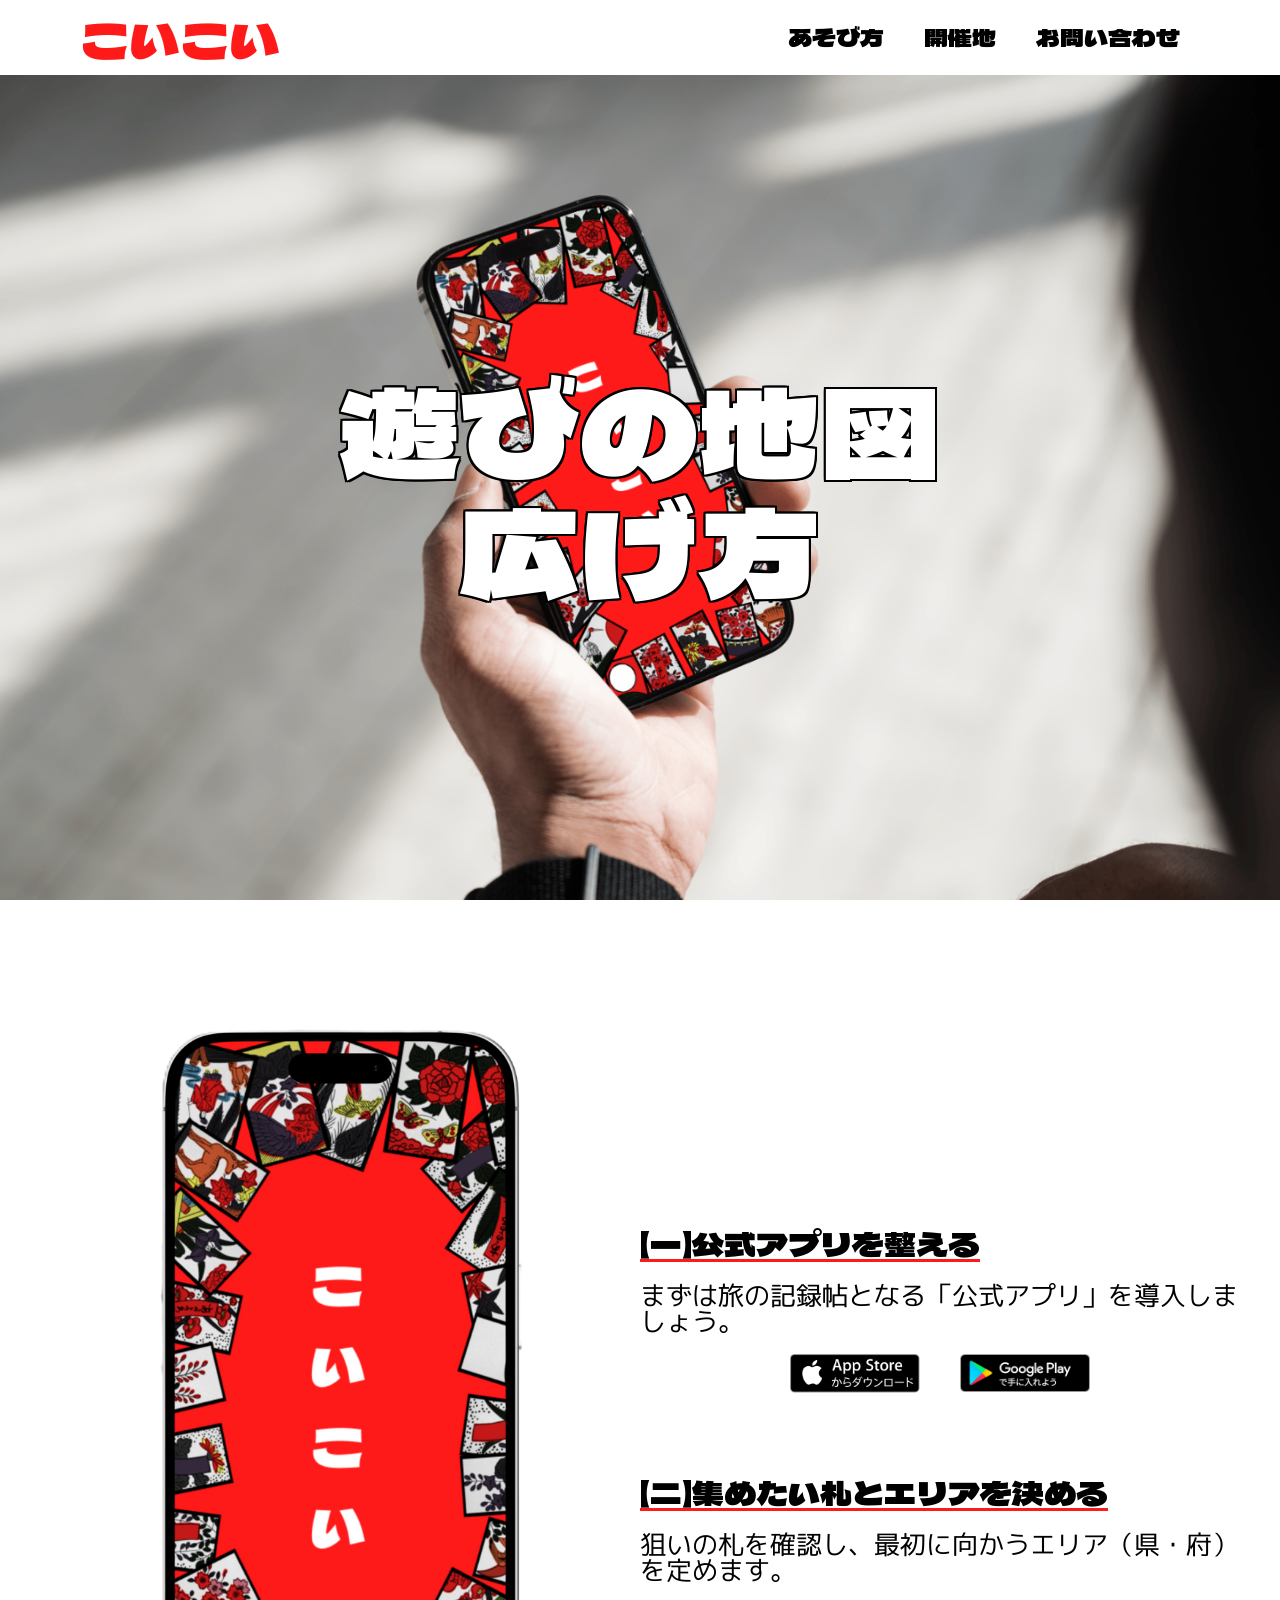
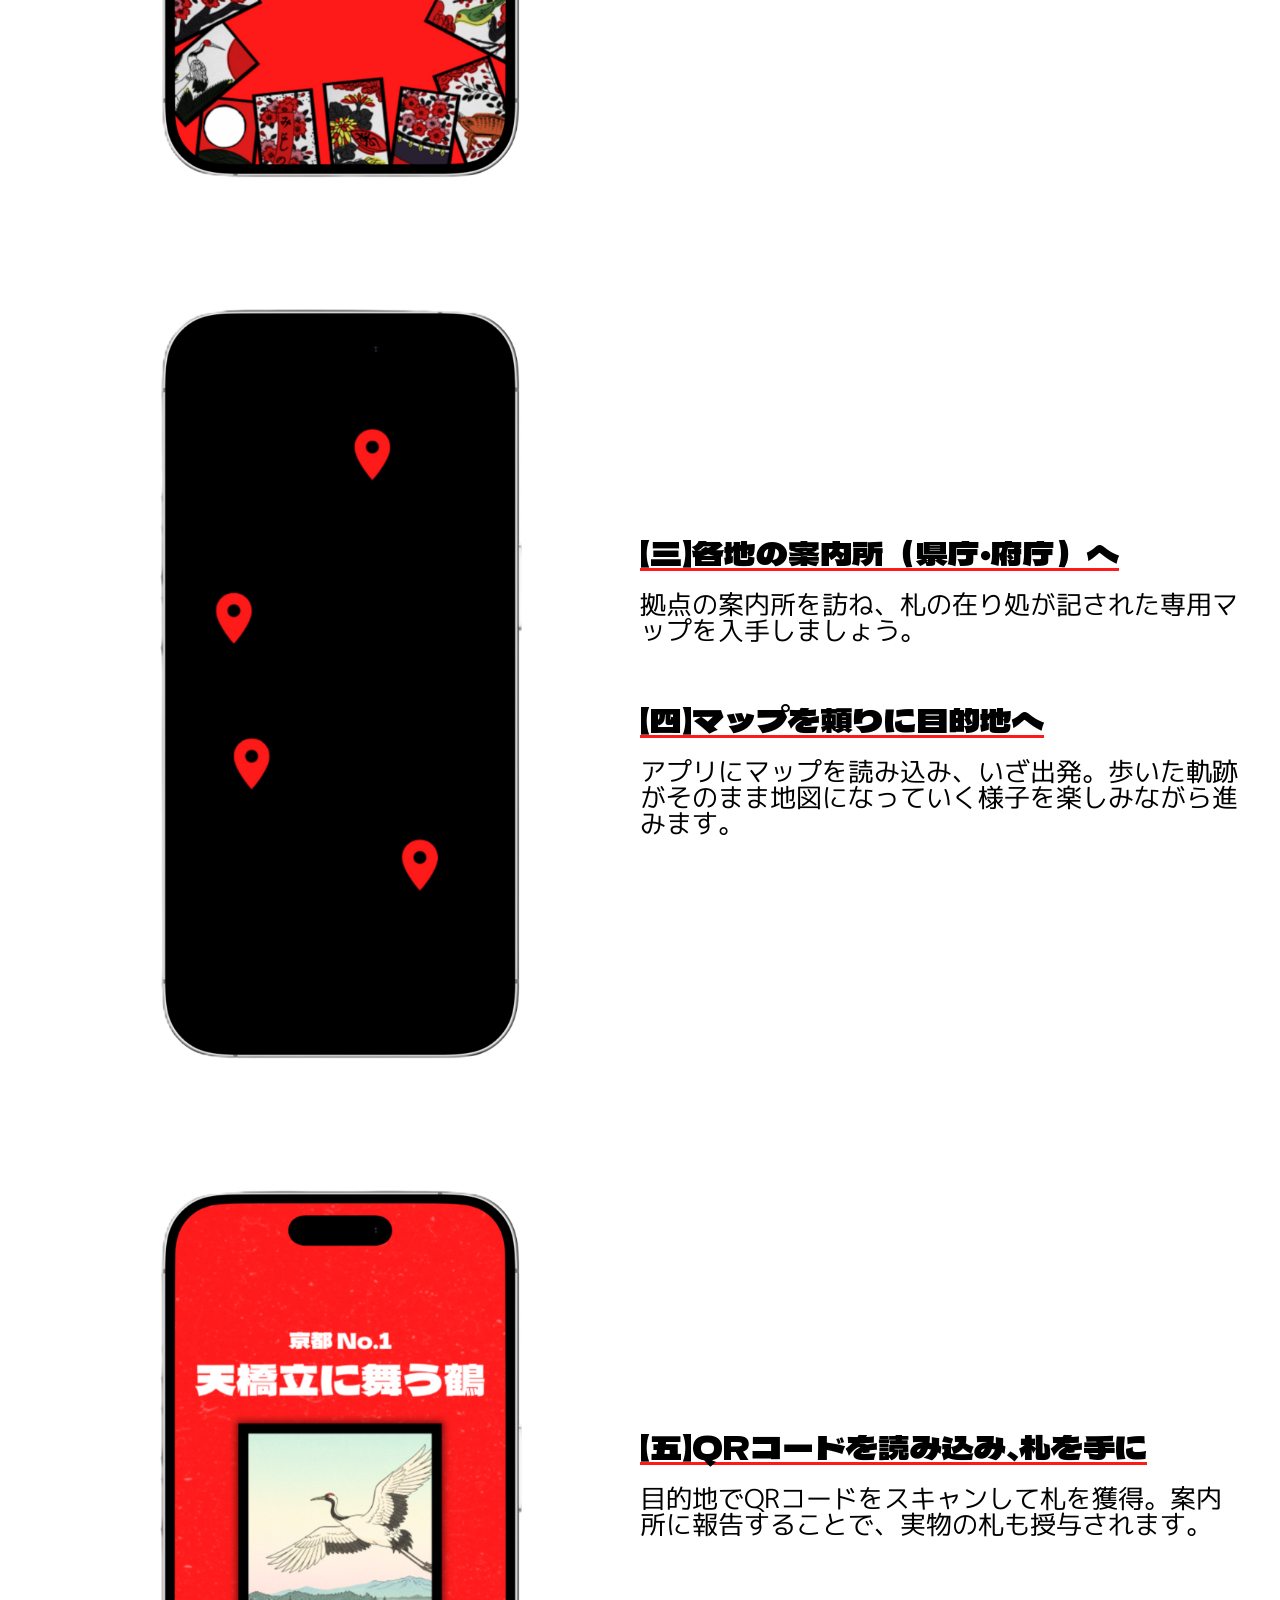
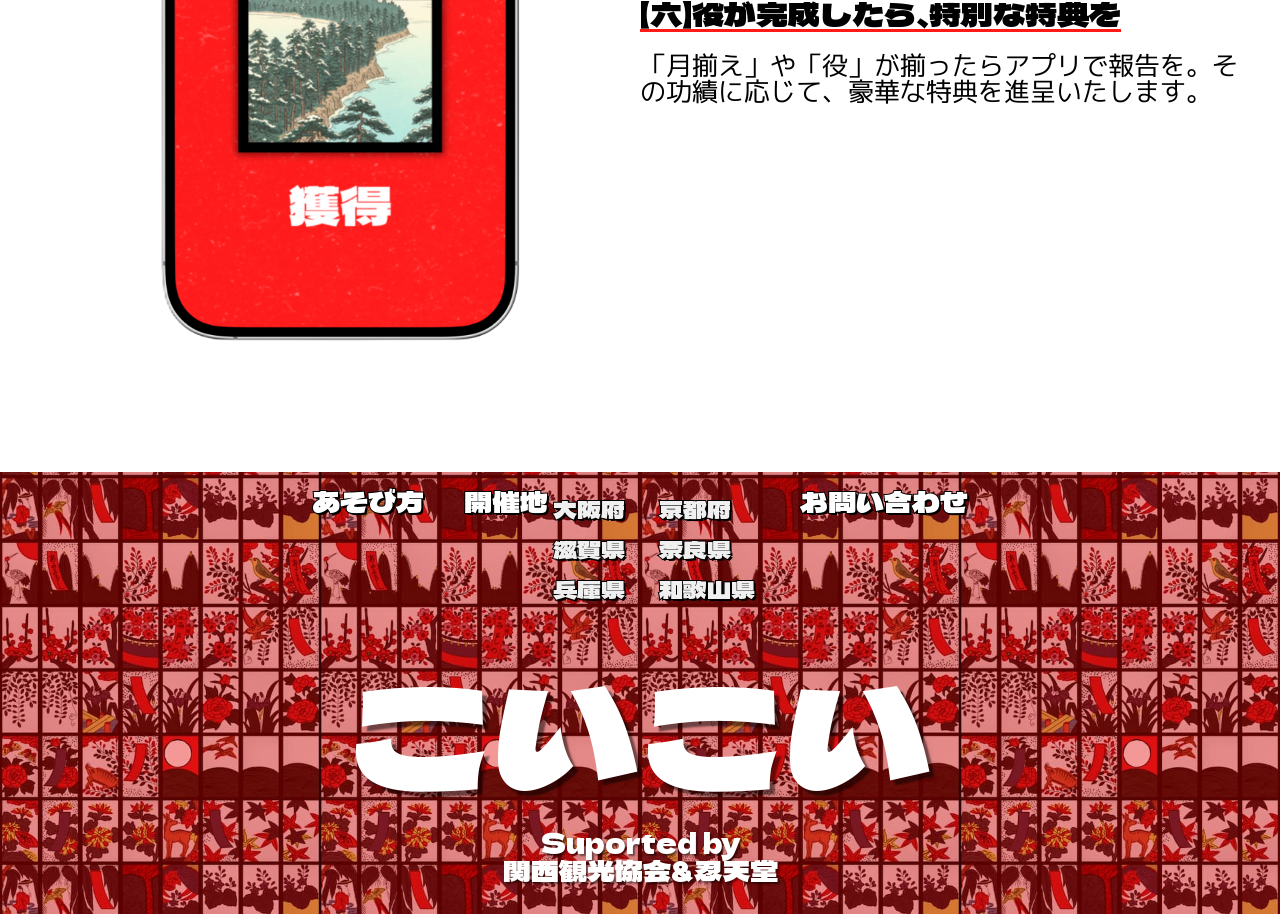
<file: rules.html>
<!DOCTYPE html>
<html lang="ja">
<head>
	<meta charset="UTF-8">
	<meta http-equiv="X-UA-Compatible" content="IE=edge">
	<meta name="viewport" content="width=device-width, initial-scale=1.0">
	<title>あそび方 | こいこい</title>
	<meta name="description" content="こいこいイベントのあそび方について掲載されたページです">
	<!-- cssのリンク -->
	<link rel="stylesheet" href="./css/rules.css">
	<link rel="stylesheet" href="./css/common.css">
	<!-- jsのリンク -->
	<script src="./js/menu.js" defer></script>
	<!-- google fontsのリンク -->
	<!-- Dela Gothic OneとM PLUS 1p -->
	<link rel="preconnect" href="https://fonts.googleapis.com">
	<link rel="preconnect" href="https://fonts.gstatic.com" crossorigin>
	<link href="https://fonts.googleapis.com/css2?family=Dela+Gothic+One&family=M+PLUS+1p:wght@400;500;700;800&display=swap" rel="stylesheet">
</head>
<body>

	<!-- headerここから -->
	<header>
	  <div class="header-inner">
			<a href="./index.html" class="header-logo">
			こいこい
			</a>
			<div class="header-site-menu">
				<nav class="site-menu">
					<ul>
						<li><a href="./rules.html">あそび方</a></li>
						<li class="nav-item">
							<a href="">開催地</a>
								<ul class="dropdown">
								<li><a href="./about_osaka.html" target="_blank">大阪府</a></li>
								<li><a href="./about_kyoto.html" target="_blank">京都府</a></li>
								<li><a href="./about_shiga.html" target="_blank">滋賀県</a></li>
								<li><a href="./about_nara.html" target="_blank">奈良県</a></li>
								<li><a href="./about_hyogo.html" target="_blank">兵庫県</a></li>
								<li><a href="./about_wakayama.html" target="_blank">和歌山県</a></li>
								</ul>
						</li>
						<li><a href="./contact.html" target="_blank">お問い合わせ</a></li>
					</ul>
				</nav>
		  </div>
	  </div>
	</header>
<!-- headerここまで -->

<section class="top-img">
	<h1>遊びの地図<br>広げ方</h1>
</section>
<!-- ここから説明 -->
<section class="rules">
<div class="rules-inner">
	<div class="inner-left">
		<img src="./img/rules_screen.png" alt="アプリのトップ画面">
	</div>
	<div class="inner-right">
		<div class="inner-right-top">
			<h2>【一】公式アプリを整える</h2>
			<p>まずは旅の記録帖となる「公式アプリ」を導入しましょう。</p>
			<div class="app">
				<a href="https://www.apple.com/jp/app-store/" class="apple" target="_blank"><img src="./img/appstore-japan.png" alt="appstoreのリンク"></a>
				<a href="https://play.google.com/store/games?hl=ja" class="google" target="_blank"><img src="./img/googleplay.png" alt="playストアの画像"></a>
			</div>
		</div>
		<div class="inner-right-bottom">
			<h2>【二】集めたい札とエリアを決める</h2>
			<p>狙いの札を確認し、最初に向かうエリア（県・府）を定めます。</p>
		</div>
	</div>
</div>
</section>
<!-- ここから2つ目 -->
<section class="rules">
	<div class="rules-inner">
		<div class="inner-left">
			<img src="./img/rules-map.png" alt="アプリのマップ画面">
		</div>
		<div class="inner-right">
			<div class="inner-right-top">
				<h2>【三】各地の案内所（県庁・府庁）へ</h2>
				<p>拠点の案内所を訪ね、札の在り処が記された専用マップを入手しましょう。</p>
			</div>
			<div class="inner-right-bottom">
				<h2>【四】マップを頼りに目的地へ</h2>
				<p>アプリにマップを読み込み、いざ出発。歩いた軌跡がそのまま地図になっていく様子を楽しみながら進みます。</p>
			</div>
		</div>
	</div>
</section>
<!-- ここから3つ目 -->
<section class="rules">
	<div class="rules-inner">
		<div class="inner-left">
			<img src="./img/rules-get.png" alt="アプリの獲得画面">
		</div>
		<div class="inner-right">
			<div class="inner-right-top">
				<h2>【五】QRコードを読み込み、札を手に</h2>
				<p>目的地でQRコードをスキャンして札を獲得。案内所に報告することで、実物の札も授与されます。</p>
			</div>
			<div class="inner-right-bottom">
				<h2>【六】役が完成したら、特別な特典を
				</h2>
				<p>「月揃え」や「役」が揃ったらアプリで報告を。その功績に応じて、豪華な特典を進呈いたします。</p>
			</div>
		</div>
	</div>
</section>

<!-- footerここから -->
<footer class="footer">
	<nav class="footer-site-menu site-menu">
		<ul>
			<li><a href="./rules.html">あそび方</a></li>
			<li class="footer-nav-item">
				<a href="">開催地</a>
					<ul class="footer-dropdown">
					<li><a href="./about_osaka.html" target="_blank">大阪府</a></li>
					<li><a href="./about_kyoto.html" target="_blank">京都府</a></li>
					<li><a href="./about_shiga.html" target="_blank">滋賀県</a></li>
					<li><a href="./about_nara.html" target="_blank">奈良県</a></li>
					<li><a href="./about_hyogo.html" target="_blank">兵庫県</a></li>
					<li><a href="./about_wakayama.html" target="_blank">和歌山県</a></li>
					</ul>
			</li>
			<li><a href="./contact.html" target="_blank">お問い合わせ</a></li>
		</ul>
	</nav>
	<a href="./index.html" class="footer-logo">こいこい</a>
	<p class="footer-support">Suported by
		<br>関西観光協会&忍天堂</p>
</footer>

</body>
</html>
</file>
<file: css/index.css>
@charset "utf-8";

*,
::before,
::after {
  padding: 0;
  margin: 0;
  box-sizing: border-box;
  /* 要素の幅と高さの計算をしやすくするための設定 */
}

html {
  font-size: 62.5%;
  scroll-behavior: smooth;
}

ul,
ol {
  list-style: none;
  margin: 0;
  padding: 0;
}

a {
  color: inherit;
  text-decoration: none;
}

body {
  font-family: sans-serif;
  font-size: 1.6rem;
  color: #000;
  line-height: 1;
  background-color: #fff;
}

img {
  max-width: 100%;
  height: auto;
}

h1,
h2,
h3,
h4,
h5 {
  margin-block-start: 0;
  margin-block-end: 0;
  font-size: inherit;
  font-weight: inherit;
}

/* ここからヘッダー */

.menu-trigger {
  position: fixed;
  top: 2rem;
  right: 2rem;
  z-index: 1000;
  border: none;
  background: none;
  cursor: pointer;
  width: 4rem;
  height: 4rem;
}

.menu-trigger span {
  display: block;
  width: 100%;
  height: 3px;
  background: #fff;
  margin: 0 auto;
  position: relative;
  transition: 0.3s;
  opacity: 0;
  animation: fuwa 1s ease 2s forwards;
}

.menu-trigger span::before,
.menu-trigger span::after {
  content: "";
  display: flex;
  width: 100%;
  height: 100%;
  background-color: #fff;
  position: absolute;
  left: 0;
  transition: all 0.3s;
  opacity: 0;
  animation: fuwa 1s ease 2s forwards;
}

.menu-trigger span::before {
  top: -1rem;
}

.menu-trigger span::after {
  top: 1rem;
}

.menu-trigger.open span::before {
  top: 0;
  rotate: 45deg;
  background-color: #000;
}
.menu-trigger.open span::after {
  top: 0;
  rotate: -45deg;
  background-color: #000;
}
.menu-trigger.open span {
  background-color: transparent;
}

.side-menu {
  position: fixed;
  top: 0;
  right: -100%;
  width: 30rem;
  height: 100vh;
  background: #fff;
  z-index: 999;
  transition: right 0.5s ease;
  padding: 10rem 4rem;
  font-family: "Dela Gothic One", sans-serif;
  font-weight: normal;
}

/* メニューが開いた時のクラス */
.side-menu.active {
  right: 0;
}

/* 背景オーバーレイ */
.overlay {
  position: fixed;
  top: 0;
  left: 0;
  width: 100%;
  height: 100%;
  background: rgba(0, 0, 0, 0.5);
  opacity: 0;
  visibility: hidden;
  transition: 0.5s;
  z-index: 998;
}
.overlay.active {
  opacity: 1;
  visibility: visible;
}

.menu-item ul {
  margin-left: 10%;
}

.menu-item ul li {
  margin: 1rem;
}

.menu-item {
  margin-bottom: 2rem;
  font-size: 2.4rem;
}
.menu-item a {
  text-decoration: none;
  color: #333;
}

/* ホバー */
.menu-item a:hover {
  color: #ff1a1a;
  font-size: 3rem;
}

.menu-item ul li a:hover {
  color: #ff1a1a;
  font-size: 3rem;
}

/* ここまでヘッダー */

/* ここからtop */
.top {
  font-family: "Dela Gothic One", sans-serif;
}
/* ここから花札 */
.wrap {
  background: url(../img/top.png) no-repeat center / cover;
  width: 100%;
  height: 100vh;
  overflow: hidden;
  position: relative;
}

.card {
  width: 13rem;
  height: 19.5rem;
  background-size: contain;
  background-repeat: no-repeat;
  background-position: center;
  display: flex;
  justify-content: center;
  align-items: center;
  position: absolute;
  top: 50%;
  left: 50%;
  transform: translate(-50%, -50%);
  transition: all 0.5s;
}

.card:hover {
  animation: shake 0.1s alternate infinite;
}
@keyframes shake {
  100% {
    rotate: 2deg;
  }
}

.main-title {
  display: flex;
  flex-direction: column;
  align-items: center;
  justify-content: center;
  height: 100vh;
  color: #fff;
  opacity: 0;
  animation: fuwa 1s ease 2s forwards;
}

@keyframes fuwa {
  0% {
    opacity: 0;
  }
  100% {
    opacity: 1;
  }
}

.main-title h1 {
  font-size: 20rem;
  -webkit-text-stroke: 1rem #000;
  paint-order: stroke;
  text-shadow: 2.2rem 1rem 0.6rem rgba(0, 0, 0, 0.5);
}

.main-title h2 {
  font-size: 3.2rem;
  -webkit-text-stroke: 0.5rem #000;
  paint-order: stroke;
  text-shadow: 2rem 1rem 0.4rem rgba(0, 0, 0, 0.5);
}
/* ここまでtop */

/* ここから地球 */
.intro-earth {
  position: relative;
  width: 100%;
  height: 150vh;
  overflow-x: hidden;
  background: url(../img/earth-backup.jpg) no-repeat center / cover;
}
.video-bg {
  position: absolute;
  width: 100%;
  height: 100%;
  object-fit: cover;
  z-index: 1;
}
.intro-earth::after {
  content: "";
  position: absolute;
  top: 0;
  left: 0;
  width: 100%;
  height: 100%;
  background: rgba(0, 0, 0, 0.3);
  z-index: 2;
}

.earth-text {
  width: 100%;
  height: 100%;
  position: relative;
  color: #fff;
  font-family: "M PLUS 1p", sans-serif;
  font-size: 3.2rem;
  font-weight: 500;
  position: relative;
  z-index: 3;
  text-shadow: 1rem 0.5rem 1px rgba(0, 0, 0, 0.5);
}
.earth-text h3 {
  text-align: center;
  padding-top: 2.5%;
  font-family: "Dela Gothic One", sans-serif;
  font-size: 4.8rem;
  text-shadow: 2px 2px 3px rgba(0, 0, 0, 0.5);
}
.earth-text-first {
  position: absolute;
  top: 35%;
  left: 10%;
  opacity: 0;
}
.earth-text-second {
  position: absolute;
  bottom: 45%;
  right: 10%;
  opacity: 0;
}

.earth-text-third {
  position: absolute;
  bottom: 10%;
  text-align: center;
  width: 100%;
  opacity: 0;
}

.earth-text span {
  font-weight: 900;
}

.earth-text-first,
.earth-text-second,
.earth-text-third {
  opacity: 0;
  transform: translateY(3rem);
  transition: opacity 0.8s ease-out, transform 0.8s ease-out;
}
.earth-text-first.active,
.earth-text-second.active,
.earth-text-third.active {
  opacity: 1;
  transform: translateY(0);
}

/* ここまで地球 */
/* ここから門 */
.section-wrapper {
  /* 幅の遊び */
  height: 400vh;
  position: relative;
}

.reveal-container {
  position: sticky;
  top: 0;
  height: 100vh;
  width: 100%;
  overflow: hidden;
  display: flex;
}

.text-overlay {
  position: absolute;
  top: 0;
  left: 0;
  width: 100%;
  height: 100vh;
  display: flex;
  align-items: center;
  justify-content: center;
  /* 門（z-index: 2）より手前に */
  z-index: 3;
  pointer-events: none;
  overflow: hidden;
}

.sliding-text {
  font-size: 3.6rem;
  font-family: "M PLUS 1p", sans-serif;
  color: #fff;
  font-weight: bold;
  text-align: center;
  white-space: nowrap;
  text-shadow: 2px 2px 0.5rem rgba(0, 0, 0, 0.5);
  transform: translateX(100%);
  opacity: 0;
  text-shadow: 1rem 0.5rem 1px rgba(0, 0, 0, 0.5);
}

.side {
  position: absolute;
  top: 0;
  width: 50%;
  height: 100%;
  background-image: url(../img/mon.png);
  background-size: 200% 100%;
  z-index: 2;
  transition: transform 0.1s ease-out;
}

.left {
  left: 0;
  background-position: left;
}

.right {
  right: 0;
  background-position: right;
}

.content-under {
  position: absolute;
  width: 100%;
  height: 100%;
  color: #fff;
  font-family: "M PLUS 1p", sans-serif;
  font-size: 4rem;
  font-weight: bold;
  text-align: center;
  display: flex;
  align-items: center;
  justify-content: center;
  z-index: 1;
  background: url(../img/background.png);
}

.content-under span {
  font-family: "Dela Gothic One", sans-serif;
  font-size: 6.4rem;
  line-height: 150%;
  font-weight: normal;
  -webkit-text-stroke: 0.5rem #000;
  text-shadow: 0.5rem 0.5rem 2px #000;
  paint-order: stroke;
}

.next-section {
  height: 100vh;
  background: #333;
  color: white;
  display: flex;
  align-items: center;
  justify-content: center;
}

/* ここまで門 */

/* ここからイベント内容 */
.event-map {
  height: 100vh;
  background: url(../img/area_point_cover.png) no-repeat center / cover;
  font-family: "Dela Gothic One", sans-serif;
  color: #fff;
  font-size: 4rem;
  text-align: center;
}

.event-map h3 {
  padding-top: 2rem;
  line-height: 170%;
  text-shadow: 2px 2px 3px rgba(0, 0, 0, 0.5);
}

.event-map span {
  font-size: 6.4rem;
}

/* ここからスライダー */
.event-origin {
  background: url(../img/background.png) no-repeat center / cover;
  padding: 4.8rem 0;
}

.event-origin-text {
  font-family: "M PLUS 1p", sans-serif;
  color: #fff;
  font-weight: bold;
  text-align: center;
  font-size: 2.8rem;
  line-height: 150%;
}

.event-origin-text span {
  font-family: "Dela Gothic One", sans-serif;
  font-weight: normal;
  font-size: 4.2rem;
  text-shadow: 2px 2px 3px rgba(0, 0, 0, 0.5);
}

.event-img-slider {
  display: flex;
  overflow: hidden;
  width: 100%;
  padding: 3rem 0;
}

.slider-inner {
  display: flex;
  animation: loop-slide 20s linear infinite;
}

.slider-inner li {
  width: 15rem;
  height: auto;
  margin-right: 2rem;
  box-shadow: 0.5rem 0.5rem 1rem rgba(255, 255, 255, 0.5);
}

@keyframes loop-slide {
  0% {
    transform: translateX(0);
  }
  100% {
    transform: translateX(-50%);
  }
}
/* ここまでスライダー */
/* ここからイベントのイントロ */
.event-intro {
  font-family: "M PLUS 1p", sans-serif;
  font-size: 3.5rem;
  font-weight: bold;
  color: #fff;
  width: 100%;
  overflow-x: hidden;
}

.intro-inner {
  padding: 10rem 10rem;
  display: flex;
  flex-direction: column;
  height: 100vh;
  justify-content: space-between;
  line-height: 200%;
}

.event-intro span {
  font-family: "Dela Gothic One", sans-serif;
  font-size: 4rem;
  font-weight: normal;
  text-shadow: 2px 2px 3px rgba(0, 0, 0, 0.5);
}

.intro-first {
  display: flex;
  text-align: center;
  min-width: 50rem;
  margin-left: 3rem;
}

.intro-black {
  color: #000;
}
.intro-second {
  text-align: center;
  position: relative;
}

.intro-second::after {
  content: "";
  position: absolute;
  width: 35rem;
  height: 35rem;
  background-image: url(../img/walk.png);
  background-size: contain;
  background-repeat: no-repeat;
  bottom: 20%;
  right: 0%;
  opacity: 0;
  transition: opacity 1s;
  transform: translateY(3rem);
  transition: opacity 0.8s ease-out, transform 0.8s ease-out;
}
.intro-second.active::after {
  opacity: 1;
  transform: translateY(0);
}

.event-complete {
  background: url(../img/original.png) no-repeat center / cover;
  height: 25rem;
  display: flex;
  align-items: center;
  justify-content: center;
}

.event-complete span {
  font-family: "Dela Gothic One", sans-serif;
  font-size: 250%;
  -webkit-text-stroke: 0.5rem black;
  text-shadow: 1rem 1rem 1px rgba(0, 0, 0, 0.5);
  paint-order: stroke;
}

/* イベントラスト導入 */
.event-last {
  background: url(../img/background.png) no-repeat center / cover;
  display: flex;
  flex-direction: column;
  align-items: center;
  justify-content: space-around;
  text-align: center;
  height: 120vh;
  font-family: "M PLUS 1p", sans-serif;
  color: #fff;
  font-weight: bold;
  font-size: 3.2rem;
  padding: 4rem 0;
  overflow-x: hidden;
}

.event-last span {
  font-family: "Dela Gothic One", sans-serif;
  font-weight: normal;
}

.last-second span {
  font-size: 4.8rem;
  text-shadow: 2px 2px 3px rgba(0, 0, 0, 0.5);
}

.last-second {
  position: relative;
}

.last-second::before {
  content: "";
  position: absolute;
  width: 200%;
  height: 200%;
  background-image: url(../img/kaze.png);
  background-size: contain;
  background-repeat: no-repeat;
  left: -30%;
  bottom: -10%;
  opacity: 0;
  transform: translateY(3rem);
  transition: opacity 0.8s ease-out, transform 0.8s ease-out;
}

.last-second::after {
  content: "";
  position: absolute;
  width: 200%;
  height: 200%;
  background-image: url(../img/yuge.png);
  background-size: contain;
  background-repeat: no-repeat;
  left: 100%;
  bottom: -10%;
  opacity: 0;
  transform: translateY(3rem);
  transition: opacity 0.8s ease-out, transform 0.8s ease-out;
}

.last-second.active::before {
  transform: translateY(0);
  opacity: 1;
}

.last-second.active::after {
  transform: translateY(0);
  opacity: 1;
}

.last-third {
  font-size: 5.6rem;
  -webkit-text-stroke: 0.5rem #000;
  text-shadow: 5px 5px 3px #000;
  paint-order: stroke;
}

.link-button {
  display: inline-block;
  min-width: 20rem;
  line-height: 4.8rem;
  border-radius: 2.4rem;
  background-color: #000;
  position: relative;
}

.link-button-area {
  z-index: 1;
}

.link-button::before {
  content: "";
  position: absolute;
  background: url(../img/syutujin.png) no-repeat center / cover;
  z-index: -1;
  width: 19rem;
  height: 19rem;
  top: 1rem;
  opacity: 0;
  transform: translate(-20%, -80%);
  transition: all 0.5s cubic-bezier(0.175, 0.885, 0.32, 1.275);
  pointer-events: none;
}

.link-button:hover::before {
  opacity: 1;
  transform: translate(-20%, -90%);
}

.link-button:hover {
  background-color: #fff;
  color: #ff1a1a;
  box-shadow: 0px 6px 5px #000;
}

/* ここまでマップのイントロ */
/* ここから開催地紹介 */
.area {
  background: url(../img/background.png) no-repeat center / cover;
  font-family: "Dela Gothic One", sans-serif;
  color: #fff;
  min-height: 100vh;
}
.area-title {
  text-align: center;
  text-shadow: 2px 2px 3px rgba(0, 0, 0, 0.5);
}

.area h3 {
  display: inline-block;
  font-size: 5.2rem;
}

.area h3::after {
  content: "";
  display: block;
  background-color: #000;
  width: 100%;
  height: 3px;
}

.click-announcement {
  font-size: 2.5rem;
  text-align: center;
  -webkit-text-stroke: 2px black;
  text-shadow: 2px 2px 0px black;
  paint-order: stroke;
}

.area ul {
  display: grid;
  grid-template-columns: 1fr 1fr;
  row-gap: 1rem;
  column-gap: 5rem;
  max-width: 95rem;
  margin: 0 auto;
  padding: 2rem;
}

.area ul li {
  display: flex;
  width: 100%;
}

.area ul li a {
  max-width: 11rem;
}

.area ul li a:hover {
  transform: scale(1.05);
}

.area ul li a:hover + .area-text {
  text-shadow: 0.5rem 0.5rem 2px rgba(0, 0, 0, 0.5);
}

.area-text {
  width: 100%;
  margin-left: 1rem;
}

.area-text-title h4 {
  font-size: 3.4rem;
}
.area-text-title p {
  font-size: 1.5rem;
  text-align: end;
}

.area-text-season {
  margin-top: 20%;
  display: flex;
  font-size: 1.8rem;
}

.area-text-season span {
  font-size: 2.4rem;
  margin-left: 3rem;
}

/* ここまで開催地紹介 */

/* ここから特典紹介 */
.present {
  background: url(../img/background.png) no-repeat center / cover;
  height: 100vh;
  font-family: "Dela Gothic One", sans-serif;
  color: #fff;
  display: flex;
  flex-direction: column;
  align-items: center;
  justify-content: space-between;
}
.present h3 {
  font-size: 4.8rem;
  margin-top: 2rem;
  text-shadow: 2px 2px 3px rgba(0, 0, 0, 0.5);
}

.present h3::after {
  content: "";
  display: block;
  background-color: #000;
  width: 100%;
  height: 3px;
}

.present-inner {
  display: flex;
  margin-top: 2rem;
  width: 90%;
}

.present-inner span {
  color: #000;
}

.month {
  display: flex;
  flex-direction: column;
  align-items: center;
  width: 50%;
}
.month-text p {
  font-size: 3.2rem;
  line-height: 110%;
}

.role {
  display: flex;
  flex-direction: column;
  align-items: center;
  width: 50%;
}

.role-text p {
  font-size: 3.2rem;
  line-height: 110%;
}

.present-img {
  max-width: 100%;
  margin: 1rem;
}

.present-img p {
  font-size: 3rem;
  color: #000;
}

.present-img img {
  max-height: 28vh;
  width: auto;
}
.arrow {
  margin-top: 2rem;
  height: 15vh;
}

.arrow img {
  height: 100%;
}

.get-text p {
  margin-top: 2rem;
  font-size: 4.8rem;
  text-shadow: 2px 2px 3px rgba(0, 0, 0, 0.5);
  padding-bottom: 4rem;
}

/* ここまで特典紹介 */

/* ここからフッター */
.site-menu ul {
  display: flex;
}

.site-menu ul li {
  margin: 0 2rem;
}

.site-menu ul li a {
  font-family: "Dela Gothic One", sans-serif;
  font-size: 2.4rem;
}

.footer {
  color: #fff;
  background: url(../img/footer.jpg) no-repeat center / cover;
  padding: 1.5rem 0 3rem;
  display: flex;
  flex-direction: column;
  align-items: center;
  height: 100vh;
  justify-content: space-between;
}

.footer-site-menu ul li a {
  font-size: 2.8rem;
  text-shadow: 1px 1px 0 #000, -1px -1px 0 #000, 0px 1px 0 #000, 0-1px 0 #000,
    -1px 1px 0 #000, 1px -1px 0 #000, -1px 0 0 #000, 1px 0 0 #000;
}

.footer-logo {
  font-size: 30rem;
  font-family: "Dela Gothic One", sans-serif;
  text-shadow: 1rem 0.5rem 0.5rem rgba(0, 0, 0, 0.5);
}

.footer-support {
  font-size: 2.8rem;
  font-family: "Dela Gothic One", sans-serif;
  text-align: center;
  text-shadow: 2px 2px 1px rgba(0, 0, 0, 0.5);
}
</file>
<file: css/about.css>
@charset "utf-8";

.select-detail {
  overflow: hidden;
  max-height: 0;
  opacity: 0;
  transition: all 0.5s ease;
  transform: translateY(-2rem);
}

.select-detail.active {
  display: flex;
  max-width: 120rem;
  margin: 0 auto;
  padding: 1rem 4rem 1rem;
  max-height: 50rem;
  opacity: 1;
  transform: translateY(0);
}

.select-img {
  width: 60%;
  display: flex;
  align-items: flex-start;
}

.img-1 {
  width: 79%;
}

.img-2 {
  width: 30%;
  margin-left: -6rem;
  margin-top: 6rem;
}

.select-about {
  width: 40%;
  display: flex;
  align-items: center;
  padding-left: 3rem;
}
.select-about h3 {
  font-size: 3.2rem;
}

.select-about p {
  font-family: "Yuji Syuku", sans-serif;
  font-size: 2.4rem;
  margin-top: 2rem;
}

.area-about {
  font-family: "Dela Gothic One", sans-serif;
}

.kansai {
  display: flex;
  align-items: center;
  max-width: 120rem;
  height: 7.5rem;
  margin: 0 auto;
  padding: 0 4rem;
}
.kansai h1 {
  font-size: 4.8rem;
  margin-right: 2rem;
}

.kansai h2 {
  font-size: 2rem;
}

.hanafuda {
  background: url(../img/background.png) no-repeat center / cover;
  color: #fff;
  padding: 1rem 0;
}

.hanafuda-inner {
  max-width: 120rem;
  margin: 0 auto;
  padding: 0 4rem;
}

.hanafuda-content {
  display: flex;
  max-width: 120rem;
  margin: 0 auto;
}

.hanafuda-note {
  font-size: 2.4rem;
  text-align: center;
  display: flex;
  flex-direction: column;
  align-items: center;
  margin-right: 5rem;
  line-height: 1.5;
}

.hanafuda-note h3 {
  font-size: 4rem;
}

.hanafuda-nav {
  display: grid;
  grid-template-columns: repeat(4, 125px);
  column-gap: 10rem;
}

.hanafuda-img {
  transition: transform 0.3s ease;
}

.hanafuda-img:hover {
  transform: scale(1.05);
}

.first-month {
  border-bottom: 2px solid #be1515;
}
</file>
<file: css/common.css>
@charset "utf-8";

*,
::before,
::after {
  padding: 0;
  margin: 0;
  box-sizing: border-box;
  /* 要素の幅と高さの計算をしやすくするための設定 */
}

html{
font-size: 62.5%;
}

ul,
ol {
  list-style: none;
  margin: 0;
  padding: 0;
}

a {
  color: inherit;
  text-decoration: none;
}

body {
  font-family: sans-serif;
  font-size: 1.6rem;
  color: #000;
  line-height: 1;
  background-color: #fff;
}

img {
  max-width: 100%;
}

h1,
h2,
h3,
h4 {
  margin-block-start: 0;
  margin-block-end: 0;
  font-size: inherit;
  font-weight: inherit;
}

/* ここからheader */

.header-inner {
  max-width: 120rem;
  height: 7.5rem;
  margin: 0 auto;
  padding: 0 4rem;
  display: flex;
  justify-content: space-between;
  align-items: center;
}

.header-logo {
  color: #ff1a1a;
  font-family: "Dela Gothic One", sans-serif;
  font-size: 5rem;
  width: 20rem;
}

.site-menu ul {
  display: flex;
}

.site-menu ul li {
  margin: 0 2rem;
}

.site-menu ul li a {
  font-family: "Dela Gothic One", sans-serif;
  font-size: 2.4rem;
}

.nav-item {
  position: relative;
}

.dropdown {
  position: absolute;
  top: 100%;
  right: -100%;
  background: #fff;
  min-width: 18rem;
  box-shadow: 0 4px 1rem rgba(0, 0, 0, 0.2);
  padding: 1rem 0;
  z-index: 999;
  /* 見えなくして触れなくする */
  opacity: 0;
  visibility: hidden;
  pointer-events: none;
}

.dropdown li a {
  display: block;
  padding: 1rem 2rem;
  font-size: 1.6rem;
  color: #000;
  white-space: nowrap;
}

.dropdown.active {
  display: block;
  opacity: 1;
  visibility: visible;
  pointer-events: auto;
}

.dropdown a:hover {
  color: #ff1a1a;
}

/* ここまでheaderの設定 */

/* ここからfooterの設定 */
.footer {
  color: #fff;
  background: url(../img/footer.jpg) no-repeat center / cover;
  padding: 1.5rem 0 3rem;
  display: flex;
  flex-direction: column;
  align-items: center;
}

.footer-site-menu ul {
  display: flex;
}

.footer-site-menu ul li {
  margin: 0 2rem;
}

.footer-site-menu ul li a {
  font-family: "Dela Gothic One", sans-serif;
  font-size: 2.8rem;
  -webkit-text-stroke: 2px black;
  text-shadow: 2px 2px 0px black;
  paint-order: stroke;
}

.footer-nav-item {
  display: flex;
}

.footer-nav-item .footer-dropdown {
  display: grid;
  grid-template-columns: repeat(2, 1fr);
  margin-top: 1rem;
}

.footer-nav-item .footer-dropdown li {
  margin: 0px 0.5rem 1.5rem;
}

.footer-nav-item .footer-dropdown li a {
  font-size: 2.4rem;
  white-space: nowrap;
  color: #f0f0f0;
}

.footer-nav-item .footer-dropdown li a:hover {
  color: #ff1a1a;
}

.footer-logo {
  font-size: 146px;
  font-family: "Dela Gothic One", sans-serif;
  margin-top: 4rem;
  text-shadow: 0.5rem 0.5rem 2px rgba(0, 0, 0, 0.5);
}

.footer-support {
  font-size: 2.8rem;
  font-family: "Dela Gothic One", sans-serif;
  margin-top: 2.5rem;
  text-align: center;
  text-shadow: 2px 2px 2px rgba(0, 0, 0, 0.5);
}
</file>
<file: css/contact.css>
@charset "utf-8";

.main h1 {
    font-size: 2.2rem;
    font-weight: bold;
    line-height: 3rem;
}

.contact {
    width: 93rem;
    max-width: 90%;
    margin-top: 7.5rem;
    margin-left: auto;
    margin-right: auto;
}

.form-area {
    border: 1px solid #aaa;
    margin-top: 2.5rem;
    padding: 3rem;
    display: flex;
    flex-wrap: wrap;
}

.form-area dt {
    width: 20rem;
    padding: 1.5rem 0;
    font-size: 1.5rem;
    font-weight: bold;
    line-height: 2.4rem;
}

.form-area dd {
    width: calc(100% - 20rem);
    padding: 1.5rem 0;
}

.form-area dt .required::after {
    content: '必須';
    font-size: 1.1rem;
    color: #eb4f32;
    margin-left: 1rem;
}

.input-text {
    width: 100%;
    max-width: 28rem;
    height: 4rem;
    padding-left: 1rem;
    padding-right: 1rem;
}

.select-box {
    width: 20rem;
    height: 4rem;
}

.radio-button {
    display: block;
    margin-top: 2rem;
}

.radio-button:first-child {
    margin-top: 0;
}

.radio-button input {
    margin-right: 8px;
}

.message {
    width: 100%;
    height: 26rem;
    padding: 1rem;
    line-height: 1.5;
}

.confirm-text {
    font-size: 1.4rem;
    line-height: 2.2rem;
    margin-top: 3rem;
    text-align: center;
}

.submit{
    text-align: center;
}

.submit-button {
    background-color: #000;
    color: #fff;
    display: inline-block;
    min-width: 18rem;
    line-height: 4.8rem;
    border-radius: 2.4rem;
    font-family: "M PLUS 1p", sans-serif;
    font-weight: bold;
    font-size: 2.2rem;
    text-align: center;
    margin-top: 2rem;
    cursor: pointer;
    border: none;
}

.submit-button:hover {
    background-color: #ff1a1a;
    color: #fff;
}

.footer {
    margin-top: 10rem;
}
</file>
<file: css/rules.css>
@charset "utf-8";

.top-img {
  background: url(../img/rules-top.png) no-repeat center / cover;
  min-height: calc(100vh - 7.5rem);
  display: flex;
  align-items: center;
  justify-content: center;
}

.top-img h1 {
  font-size: 12rem;
  color: #fff;
  font-family: "Dela Gothic One", sans-serif;
  text-align: center;
  text-shadow: 2px 2px 0 #000, -2px -2px 0 #000, 0 2px 0 #000, 0 -2px 0 #000,
    -2px 2px 0 #000, 2px -2px 0 #000, -2px 0 0 #000, 2px 0 0 #000;
}

.rules-inner {
  display: flex;
  max-width: 120rem;
  margin: 10% auto;
}

.inner-left {
  width: 50%;
  text-align: center;
}
.inner-left img {
  max-height: 100vh;
}
.app {
  display: flex;
  justify-content: center;
}
.app img {
  max-width: 13rem;
  margin: 2rem;
}

.inner-right {
  width: 50%;
  display: flex;
  flex-direction: column;
  justify-content: center;
}

.inner-right h2 {
  display: inline-block;
  font-size: 3.2rem;
  font-family: "Dela Gothic One", sans-serif;
}

.inner-right h2::after {
  content: "";
  display: block;
  background-color: #ff1a1a;
  width: 100%;
  height: 3px;
}

.inner-right p {
  font-size: 2.6rem;
  font-family: "M PLUS 1p", sans-serif;
  margin-top: 2rem;
}

.inner-right-bottom {
  margin-top: 10%;
}

.rules {
  margin: 3rem 0;
}
</file>
